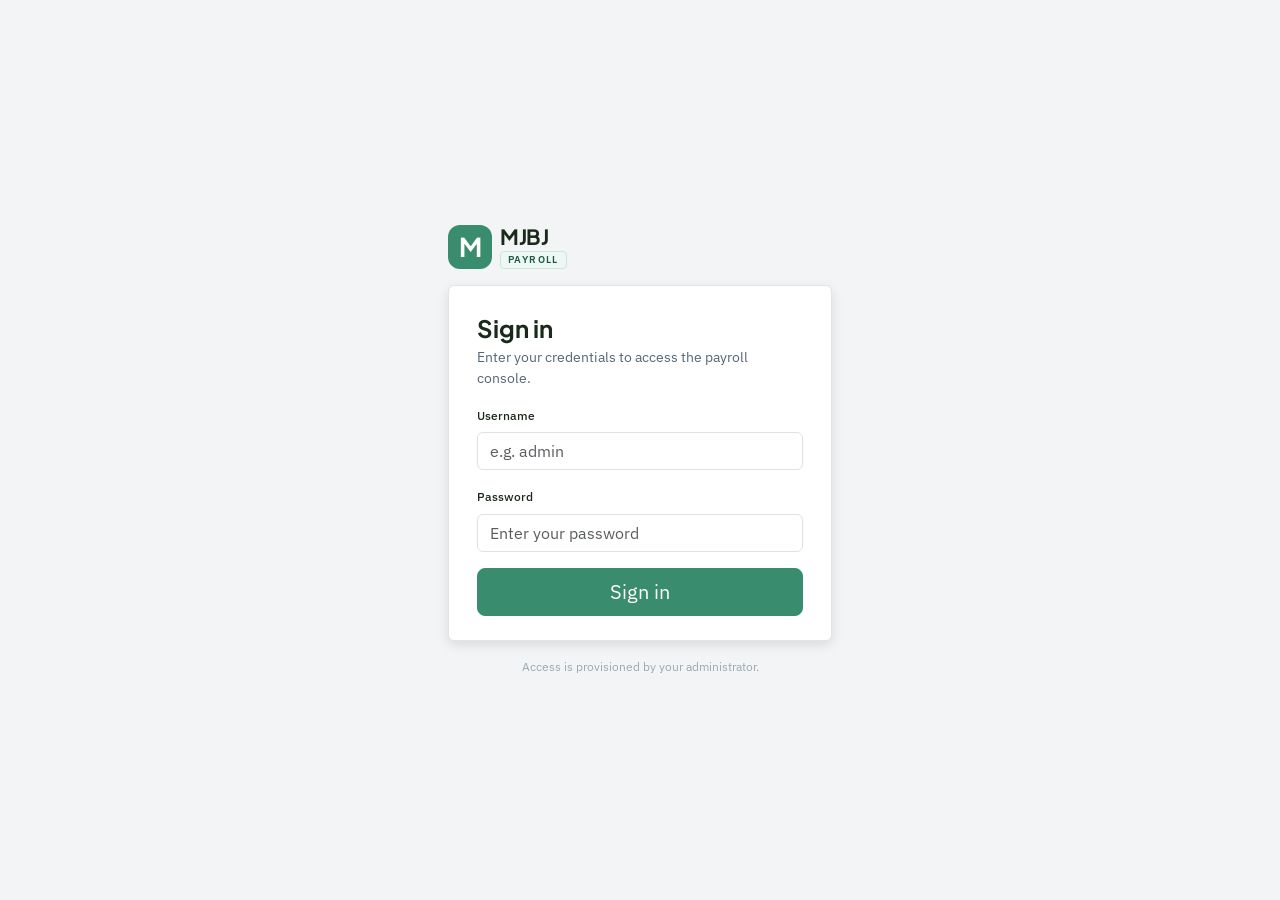
<file: index.html>
<!DOCTYPE html>
<html lang="en">
<head>
  <meta charset="UTF-8">
  <meta name="viewport" content="width=device-width, initial-scale=1.0">
  <title>MJBJ Payroll — Sign in (Preview)</title>
  <link rel="stylesheet" href="https://cdn.jsdelivr.net/npm/bootstrap@5.3.3/dist/css/bootstrap.min.css">
  <link rel="stylesheet" href="css/design-system.css?v=9">
  <link rel="stylesheet" href="https://cdn.jsdelivr.net/npm/bootstrap-icons@1.11.3/font/bootstrap-icons.min.css">
</head>
<body class="d-flex align-items-center justify-content-center min-vh-100">

<div class="d-flex flex-column align-items-center gap-3" style="width:100%;max-width:384px;margin:0 auto;">

  <!-- Brand lockup: platform primary, module secondary -->
  <div class="d-flex align-items-center gap-2 align-self-start">
    <div style="width:44px;height:44px;border-radius:12px;background:var(--color-accent);display:flex;align-items:center;justify-content:center;flex:0 0 auto;">
      <span style="font-family:var(--font-display);font-weight:700;font-size:26px;color:var(--text-on-accent);letter-spacing:-1px;line-height:1;">M</span>
    </div>
    <div class="d-flex flex-column gap-1">
      <span style="font-family:var(--font-display);font-weight:700;font-size:21px;color:var(--text-primary);letter-spacing:-0.02em;line-height:1;">MJBJ</span>
      <span style="font-family:var(--font-ui);font-weight:600;font-size:10px;color:var(--text-accent);text-transform:uppercase;letter-spacing:0.14em;line-height:1;background:var(--color-accent-subtle);border:1px solid var(--color-accent-border);padding:3px 7px;border-radius:4px;align-self:flex-start;">Payroll</span>
    </div>
  </div>

  <!-- Sign-in card -->
  <div class="content-card w-100" style="box-shadow:var(--shadow-md);padding:28px 28px 24px;">
    <h1 class="font-display fw-bold mb-1" style="font-size:var(--text-xl);color:var(--text-primary);">Sign in</h1>
    <p class="mb-3" style="color:var(--text-secondary);">Enter your credentials to access the payroll console.</p>

    <form>
      <div class="mb-3">
        <label class="form-label small fw-medium">Username</label>
        <input type="text" class="form-control" placeholder="e.g. admin" autocomplete="username">
      </div>
      <div class="mb-3">
        <label class="form-label small fw-medium">Password</label>
        <input type="password" class="form-control" placeholder="Enter your password" autocomplete="current-password">
      </div>
      <button type="submit" class="btn btn-primary btn-lg w-100">Sign in</button>
    </form>
  </div>

  <p class="text-center small mb-0" style="color:var(--text-muted);">Access is provisioned by your administrator.</p>
</div>
<script>
  document.querySelector('form').addEventListener('submit', function (e) {
    e.preventDefault();
    window.location.href = 'dashboard.html';
  });
</script>
</body>
</html>
</file>
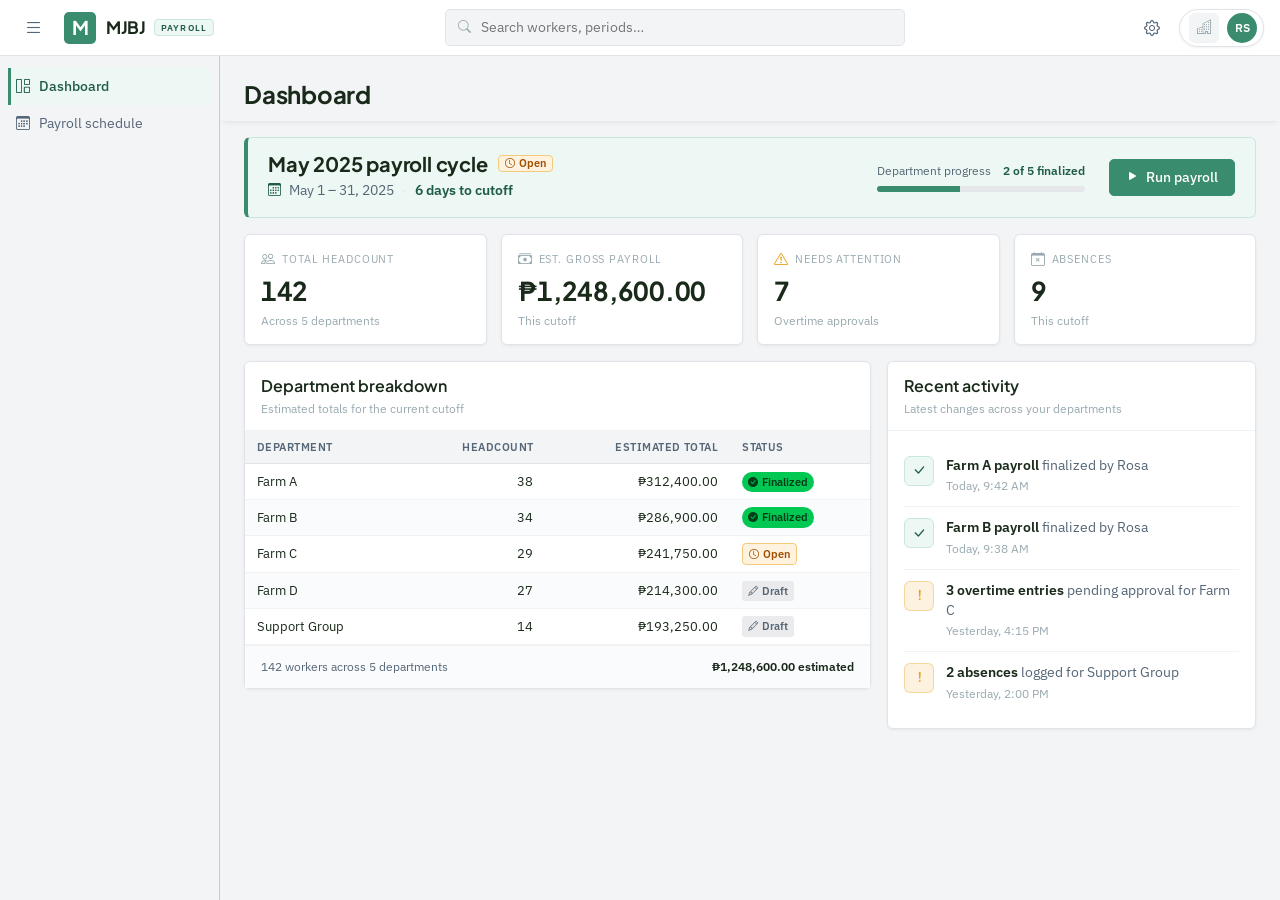
<file: dashboard.html>
<!DOCTYPE html>
<html lang="en">
<head>
  <meta charset="UTF-8">
  <meta name="viewport" content="width=device-width, initial-scale=1.0">
  <title>MJBJ Payroll — Dashboard (Preview)</title>
  <link rel="stylesheet" href="https://cdn.jsdelivr.net/npm/bootstrap@5.3.3/dist/css/bootstrap.min.css">
  <link rel="stylesheet" href="css/design-system.css?v=9">
  <link rel="stylesheet" href="https://cdn.jsdelivr.net/npm/bootstrap-icons@1.11.3/font/bootstrap-icons.min.css">
</head>
<body>
  <div style="display:flex;flex-direction:column;height:100vh;width:100%;overflow:hidden;">

    <header style="height:56px;flex:0 0 56px;display:flex;align-items:center;gap:var(--space-5);padding:0 var(--space-6);background:var(--surface-content);border-bottom:1px solid var(--border-default);position:relative;z-index:30">
      <button type="button" id="sidebarToggle" title="Toggle menu" aria-label="Toggle menu" class="icon-btn" style="width:34px;height:34px;">
        <i class="bi bi-list" style="font-size:19px"></i>
      </button>
      <div style="display:flex;align-items:center;gap:10px;flex:0 0 auto">
        <div style="width:32px;height:32px;border-radius:var(--radius-md);background:var(--color-accent);display:flex;align-items:center;justify-content:center;flex:0 0 auto">
          <span style="font-family:var(--font-display);font-weight:700;font-size:19px;color:var(--text-on-accent);letter-spacing:-1px;line-height:1">M</span>
        </div>
        <div style="display:flex;align-items:center;gap:8px">
          <span style="font-family:var(--font-display);font-weight:700;font-size:17px;color:var(--text-primary);letter-spacing:-0.02em;line-height:1">MJBJ</span>
          <span style="font-family:var(--font-ui);font-weight:600;font-size:9px;color:var(--text-accent);text-transform:uppercase;letter-spacing:0.14em;line-height:1;background:var(--color-accent-subtle);border:1px solid var(--color-accent-border);padding:3px 6px;border-radius:4px">Payroll</span>
        </div>
      </div>
      <div style="flex:1;display:flex;justify-content:center;min-width:0">
        <div style="display:flex;align-items:center;gap:8px;width:100%;max-width:460px;background:var(--surface-canvas);border:1px solid var(--border-default);border-radius:var(--radius-md);padding:6px 12px;color:var(--text-muted)">
          <i class="bi bi-search" style="font-size:13px"></i>
          <input type="text" placeholder="Search workers, periods…" style="border:none;outline:none;background:transparent;font-family:var(--font-ui);font-size:var(--text-base);color:var(--text-primary);flex:1;min-width:0">
        </div>
      </div>
      <div style="display:flex;align-items:center;gap:10px;flex:0 0 auto">
        <div style="position:relative">
          <button type="button" id="quickToggle" title="Quick settings" aria-haspopup="true" aria-expanded="false" class="icon-btn" style="width:34px;height:34px;">
            <i class="bi bi-gear" style="font-size:16px"></i>
          </button>
          <div id="quickMenu" class="topbar-profile-menu" style="position:absolute;top:calc(100% + 8px);right:0;width:280px;background:var(--surface-content);border:1px solid var(--border-default);border-radius:var(--radius);box-shadow:var(--shadow-lg);z-index:50;overflow:hidden">
            <div style="padding:12px 14px 4px">
              <div style="font-family:var(--font-display);font-weight:700;font-size:var(--text-base);color:var(--text-primary)">Quick settings</div>
            </div>
            <div style="padding:10px 14px 14px">
              <label class="form-label small fw-medium">Notification threshold</label>
              <div style="display:flex;align-items:center;gap:8px">
                <input type="number" class="form-control" style="max-width:100px" value="3">
                <span style="font-size:var(--text-table);color:var(--text-muted)">days before cutoff</span>
              </div>
              <span style="font-size:var(--text-xs);color:var(--text-muted)">Warn this long before each cutoff.</span>
              <div style="margin-top:10px">
                <button type="button" class="btn-ds btn-ds-secondary btn-ds-sm">Save</button>
              </div>
            </div>
            <div style="border-top:1px solid var(--border-subtle);padding:9px 14px;background:var(--surface-content-alt)">
              <a href="settings.html" style="display:flex;align-items:center;justify-content:space-between;font-family:var(--font-ui);font-size:var(--text-sm);color:var(--text-accent);text-decoration:none;font-weight:500">
                <span>See all settings</span>
                <i class="bi bi-arrow-right" style="font-size:13px"></i>
              </a>
            </div>
          </div>
        </div>
        <div style="position:relative">
          <button type="button" id="profileToggle" style="display:flex;align-items:center;gap:8px;background:var(--surface-content);border:1px solid var(--border-default);border-radius:99px;padding:3px 6px 3px 4px;cursor:pointer;box-shadow:var(--shadow-sm);width:85px;justify-content:flex-end">
            <span style="width:30px;height:30px;border-radius:6px;background:var(--surface-canvas);border:1px solid var(--border-subtle);display:inline-flex;align-items:center;justify-content:center;color:var(--text-muted)" title="Company logo">
              <i class="bi bi-buildings" style="font-size:15px"></i>
            </span>
            <span style="width:30px;height:30px;border-radius:99px;background:var(--color-accent);color:var(--text-on-accent);display:inline-flex;align-items:center;justify-content:center;font-family:var(--font-ui);font-size:12px;font-weight:600;line-height:1">RS</span>
          </button>
          <div id="profileMenu" class="topbar-profile-menu" style="position:absolute;top:calc(100% + 8px);right:0;width:296px;background:var(--surface-content);border:1px solid var(--border-default);border-radius:var(--radius);box-shadow:var(--shadow-lg);z-index:50;overflow:hidden">
            <div style="display:flex;flex-direction:column;align-items:center;text-align:center;gap:10px;padding:20px 18px 16px">
              <span style="width:52px;height:52px;border-radius:99px;background:var(--color-accent);color:var(--text-on-accent);display:inline-flex;align-items:center;justify-content:center;font-family:var(--font-display);font-size:22px;font-weight:700;line-height:1">RS</span>
              <div>
                <div style="font-family:var(--font-display);font-weight:700;font-size:var(--text-md);color:var(--text-primary);line-height:1.2">Rosa Santos</div>
                <div style="font-family:var(--font-ui);font-size:var(--text-sm);color:var(--text-muted);margin-top:2px">rosa.santos@mjbj.example</div>
              </div>
              <span style="font-family:var(--font-ui);font-size:var(--text-xs);color:var(--text-accent);background:var(--color-accent-subtle);border:1px solid var(--color-accent-border);border-radius:99px;padding:3px 10px;line-height:1">Payroll administrator</span>
            </div>
            <div style="border-top:1px solid var(--border-subtle);padding:8px">
              <a href="index.html" class="topbar-profile-menu-item" style="width:100%;display:flex;align-items:center;gap:10px;background:transparent;border:none;border-radius:var(--radius-md);padding:9px 10px;cursor:pointer;font-family:var(--font-ui);font-size:var(--text-base);color:var(--text-secondary);text-decoration:none;">
                <i class="bi bi-box-arrow-right" style="font-size:15px;width:18px;text-align:center"></i>
                <span style="white-space:nowrap">Sign out</span>
              </a>
            </div>
            <div style="border-top:1px solid var(--border-subtle);padding:9px 16px;background:var(--surface-content-alt);text-align:center">
              <span style="font-family:var(--font-ui);font-size:var(--text-xs);color:var(--text-muted)">Managed by your administrator</span>
            </div>
          </div>
        </div>
      </div>
    </header>

    <div style="flex:1;display:flex;min-width:0;overflow:hidden">
      <nav class="sidebar" id="sidebar">
        <div style="flex:1;overflow-y:auto;overflow-x:hidden;padding:12px 8px">
          <a href="dashboard.html" class="nav-link active">
            <i class="bi bi-grid-1x2"></i>
            <span class="nav-link-label">Dashboard</span>
          </a>
          <a href="schedule.html" class="nav-link">
            <i class="bi bi-calendar3"></i>
            <span class="nav-link-label">Payroll schedule</span>
          </a>
        </div>
      </nav>

      <main class="content-area" style="flex:1;overflow-y:auto;padding:0 var(--space-8) var(--space-10);">
        <div style="display:flex;flex-direction:column;gap:var(--space-6)">
          <h1 class="font-display fw-bold" style="position:sticky;top:0;z-index:10;background:var(--surface-canvas);box-shadow:0 4px 6px -4px rgba(0,0,0,0.12);margin:0 calc(-1 * var(--space-8));padding:var(--space-8) var(--space-8) 12px;font-size:var(--text-xl);color:var(--text-primary);letter-spacing:-0.01em">Dashboard</h1>
          <div style="display:flex;flex-direction:column;gap:var(--space-6)">

            <div style="display:flex;align-items:center;gap:24px;flex-wrap:wrap;background:var(--color-accent-subtle);border:1px solid var(--color-accent-border);border-left:4px solid var(--color-accent);border-radius:var(--radius);padding:16px 20px">
              <div style="flex:1;min-width:220px">
                <div style="display:flex;align-items:center;gap:10px;margin-bottom:6px">
                  <span style="font-family:var(--font-display);font-weight:700;font-size:var(--text-lg);color:var(--text-primary);letter-spacing:-0.01em;line-height:1">May 2025 payroll cycle</span>
                  <span style="display:inline-flex;align-items:center;gap:4px;background:var(--status-open-bg);color:var(--status-open-text);border:0.5px solid var(--status-open-border);border-radius:var(--badge-radius-soft);font-family:var(--font-ui);font-size:var(--text-xs);font-weight:var(--weight-semibold);line-height:1;padding:2px 6px;white-space:nowrap;">
                    <i class="bi bi-clock" style="font-size:10px"></i>Open
                  </span>
                </div>
                <div style="display:flex;align-items:center;gap:8px;font-family:var(--font-ui);font-size:var(--text-base);color:var(--text-secondary)">
                  <i class="bi bi-calendar3" style="font-size:13px;color:var(--text-accent)"></i>
                  <span class="font-numeric">May 1 – 31, 2025</span>
                  <span style="color:var(--border-default)">·</span>
                  <span class="dashboard-countdown">6 days to cutoff</span>
                </div>
              </div>
              <div style="min-width:200px;flex:0 0 auto">
                <div style="display:flex;align-items:center;justify-content:space-between;gap:12px;margin-bottom:6px">
                  <span style="font-family:var(--font-ui);font-size:var(--text-sm);color:var(--text-secondary)">Department progress</span>
                  <span class="font-numeric" style="font-size:var(--text-sm);color:var(--text-accent);font-weight:600">2 of 5 finalized</span>
                </div>
                <div style="height:6px;background:var(--gray-200);border-radius:99px;overflow:hidden">
                  <div style="width:40%;height:100%;background:var(--color-accent);"></div>
                </div>
              </div>
              <div style="flex:0 0 auto">
                <a href="run-payroll.html" class="btn-ds btn-ds-primary btn-ds-lg"><i class="bi bi-play-fill"></i>Run payroll</a>
              </div>
            </div>

            <div class="dashboard-metric-grid">
              <div class="content-card"><div class="content-card-body"><div style="display:flex;flex-direction:column;gap:8px">
                <div style="display:flex;align-items:center;gap:7px"><i class="bi bi-people" style="font-size:14px;color:var(--text-muted)"></i><span style="font-family:var(--font-ui);font-size:var(--text-xs);color:var(--text-muted);text-transform:uppercase;letter-spacing:var(--tracking-label)">Total headcount</span></div>
                <span class="font-numeric" style="font-family:var(--font-display);font-weight:700;font-size:26px;color:var(--text-primary);letter-spacing:-0.01em;line-height:1">142</span>
                <span style="font-family:var(--font-ui);font-size:var(--text-sm);color:var(--text-muted)">Across 5 departments</span>
              </div></div></div>
              <div class="content-card"><div class="content-card-body"><div style="display:flex;flex-direction:column;gap:8px">
                <div style="display:flex;align-items:center;gap:7px"><i class="bi bi-cash-stack" style="font-size:14px;color:var(--text-muted)"></i><span style="font-family:var(--font-ui);font-size:var(--text-xs);color:var(--text-muted);text-transform:uppercase;letter-spacing:var(--tracking-label)">Est. gross payroll</span></div>
                <span class="font-numeric" style="font-family:var(--font-display);font-weight:700;font-size:26px;color:var(--text-primary);letter-spacing:-0.01em;line-height:1">₱1,248,600.00</span>
                <span style="font-family:var(--font-ui);font-size:var(--text-sm);color:var(--text-muted)">This cutoff</span>
              </div></div></div>
              <div class="content-card"><div class="content-card-body"><div style="display:flex;flex-direction:column;gap:8px">
                <div style="display:flex;align-items:center;gap:7px"><i class="bi bi-exclamation-triangle" style="font-size:14px;color:var(--warning)"></i><span style="font-family:var(--font-ui);font-size:var(--text-xs);color:var(--text-muted);text-transform:uppercase;letter-spacing:var(--tracking-label)">Needs attention</span></div>
                <span class="font-numeric" style="font-family:var(--font-display);font-weight:700;font-size:26px;color:var(--text-primary);letter-spacing:-0.01em;line-height:1">7</span>
                <span style="font-family:var(--font-ui);font-size:var(--text-sm);color:var(--text-muted)">Overtime approvals</span>
              </div></div></div>
              <div class="content-card"><div class="content-card-body"><div style="display:flex;flex-direction:column;gap:8px">
                <div style="display:flex;align-items:center;gap:7px"><i class="bi bi-calendar-x" style="font-size:14px;color:var(--text-muted)"></i><span style="font-family:var(--font-ui);font-size:var(--text-xs);color:var(--text-muted);text-transform:uppercase;letter-spacing:var(--tracking-label)">Absences</span></div>
                <span class="font-numeric" style="font-family:var(--font-display);font-weight:700;font-size:26px;color:var(--text-primary);letter-spacing:-0.01em;line-height:1">9</span>
                <span style="font-family:var(--font-ui);font-size:var(--text-sm);color:var(--text-muted)">This cutoff</span>
              </div></div></div>
            </div>

            <div class="dashboard-split-row">
              <div class="content-card">
                <div class="content-card-header"><div><div class="content-card-header-title">Department breakdown</div><div class="content-card-header-subtitle">Estimated totals for the current cutoff</div></div></div>
                <div class="content-card-body-flush">
                  <table class="table-ds">
                    <thead><tr><th>Department</th><th class="table-ds-numeric">Headcount</th><th class="table-ds-numeric">Estimated total</th><th>Status</th></tr></thead>
                    <tbody>
                      <tr><td>Farm A</td><td class="table-ds-numeric">38</td><td class="table-ds-numeric"><span class="money-cell">₱312,400.00</span></td><td><span style="display:inline-flex;align-items:center;gap:4px;background:var(--status-finalized-bg);color:var(--status-finalized-text);border-radius:var(--badge-radius-pill);font-family:var(--font-ui);font-size:var(--text-xs);font-weight:var(--weight-semibold);padding:2px 6px;"><i class="bi bi-check-circle-fill" style="font-size:10px"></i>Finalized</span></td></tr>
                      <tr><td>Farm B</td><td class="table-ds-numeric">34</td><td class="table-ds-numeric"><span class="money-cell">₱286,900.00</span></td><td><span style="display:inline-flex;align-items:center;gap:4px;background:var(--status-finalized-bg);color:var(--status-finalized-text);border-radius:var(--badge-radius-pill);font-family:var(--font-ui);font-size:var(--text-xs);font-weight:var(--weight-semibold);padding:2px 6px;"><i class="bi bi-check-circle-fill" style="font-size:10px"></i>Finalized</span></td></tr>
                      <tr><td>Farm C</td><td class="table-ds-numeric">29</td><td class="table-ds-numeric"><span class="money-cell">₱241,750.00</span></td><td><span style="display:inline-flex;align-items:center;gap:4px;background:var(--status-open-bg);color:var(--status-open-text);border:0.5px solid var(--status-open-border);border-radius:var(--badge-radius-soft);font-family:var(--font-ui);font-size:var(--text-xs);font-weight:var(--weight-semibold);padding:2px 6px;"><i class="bi bi-clock" style="font-size:10px"></i>Open</span></td></tr>
                      <tr><td>Farm D</td><td class="table-ds-numeric">27</td><td class="table-ds-numeric"><span class="money-cell">₱214,300.00</span></td><td><span style="display:inline-flex;align-items:center;gap:4px;background:var(--status-draft-bg);color:var(--status-draft-text);border-radius:var(--badge-radius-flat);font-family:var(--font-ui);font-size:var(--text-xs);font-weight:var(--weight-semibold);padding:2px 6px;"><i class="bi bi-pencil" style="font-size:10px"></i>Draft</span></td></tr>
                      <tr><td>Support Group</td><td class="table-ds-numeric">14</td><td class="table-ds-numeric"><span class="money-cell">₱193,250.00</span></td><td><span style="display:inline-flex;align-items:center;gap:4px;background:var(--status-draft-bg);color:var(--status-draft-text);border-radius:var(--badge-radius-flat);font-family:var(--font-ui);font-size:var(--text-xs);font-weight:var(--weight-semibold);padding:2px 6px;"><i class="bi bi-pencil" style="font-size:10px"></i>Draft</span></td></tr>
                    </tbody>
                  </table>
                </div>
                <div class="content-card-footer" style="display:flex;justify-content:space-between;align-items:center;font-family:var(--font-ui);font-size:var(--text-sm);color:var(--text-secondary)">
                  <span>142 workers across 5 departments</span>
                  <span class="font-numeric" style="color:var(--text-primary);font-weight:600">₱1,248,600.00 estimated</span>
                </div>
              </div>
              <div class="content-card">
                <div class="content-card-header"><div><div class="content-card-header-title">Recent activity</div><div class="content-card-header-subtitle">Latest changes across your departments</div></div></div>
                <div class="content-card-body">
                  <div style="display:flex;flex-direction:column">
                    <div style="display:flex;gap:12px;align-items:flex-start;padding:11px 0;border-bottom:1px solid var(--border-subtle)"><span style="width:30px;height:30px;border-radius:6px;flex:0 0 auto;display:inline-flex;align-items:center;justify-content:center;background:var(--color-accent-subtle);border:1px solid var(--color-accent-border)"><i class="bi bi-check-lg" style="font-size:14px;color:var(--text-accent)"></i></span><div style="flex:1;min-width:0"><div style="font-family:var(--font-ui);font-size:var(--text-base);color:var(--text-secondary);line-height:1.4"><strong style="font-weight:600;color:var(--text-primary)">Farm A payroll</strong> finalized by Rosa</div><div style="font-family:var(--font-ui);font-size:var(--text-sm);color:var(--text-muted);margin-top:2px">Today, 9:42 AM</div></div></div>
                    <div style="display:flex;gap:12px;align-items:flex-start;padding:11px 0;border-bottom:1px solid var(--border-subtle)"><span style="width:30px;height:30px;border-radius:6px;flex:0 0 auto;display:inline-flex;align-items:center;justify-content:center;background:var(--color-accent-subtle);border:1px solid var(--color-accent-border)"><i class="bi bi-check-lg" style="font-size:14px;color:var(--text-accent)"></i></span><div style="flex:1;min-width:0"><div style="font-family:var(--font-ui);font-size:var(--text-base);color:var(--text-secondary);line-height:1.4"><strong style="font-weight:600;color:var(--text-primary)">Farm B payroll</strong> finalized by Rosa</div><div style="font-family:var(--font-ui);font-size:var(--text-sm);color:var(--text-muted);margin-top:2px">Today, 9:38 AM</div></div></div>
                    <div style="display:flex;gap:12px;align-items:flex-start;padding:11px 0;border-bottom:1px solid var(--border-subtle)"><span style="width:30px;height:30px;border-radius:6px;flex:0 0 auto;display:inline-flex;align-items:center;justify-content:center;background:rgba(232,160,32,0.14);border:1px solid rgba(232,160,32,0.35)"><i class="bi bi-exclamation-lg" style="font-size:15px;color:var(--warning)"></i></span><div style="flex:1;min-width:0"><div style="font-family:var(--font-ui);font-size:var(--text-base);color:var(--text-secondary);line-height:1.4"><strong style="font-weight:600;color:var(--text-primary)">3 overtime entries</strong> pending approval for Farm C</div><div style="font-family:var(--font-ui);font-size:var(--text-sm);color:var(--text-muted);margin-top:2px">Yesterday, 4:15 PM</div></div></div>
                    <div style="display:flex;gap:12px;align-items:flex-start;padding:11px 0"><span style="width:30px;height:30px;border-radius:6px;flex:0 0 auto;display:inline-flex;align-items:center;justify-content:center;background:rgba(232,160,32,0.14);border:1px solid rgba(232,160,32,0.35)"><i class="bi bi-exclamation-lg" style="font-size:15px;color:var(--warning)"></i></span><div style="flex:1;min-width:0"><div style="font-family:var(--font-ui);font-size:var(--text-base);color:var(--text-secondary);line-height:1.4"><strong style="font-weight:600;color:var(--text-primary)">2 absences</strong> logged for Support Group</div><div style="font-family:var(--font-ui);font-size:var(--text-sm);color:var(--text-muted);margin-top:2px">Yesterday, 2:00 PM</div></div></div>
                  </div>
                </div>
              </div>
            </div>

          </div>
        </div>
      </main>
    </div>
  </div>
<script>
  document.getElementById('sidebarToggle').addEventListener('click', function () {
    document.getElementById('sidebar').classList.toggle('collapsed');
  });

  var profileToggle = document.getElementById('profileToggle');
  var profileMenu = document.getElementById('profileMenu');
  var quickToggle = document.getElementById('quickToggle');
  var quickMenu = document.getElementById('quickMenu');

  profileToggle.addEventListener('click', function (e) {
    e.stopPropagation();
    profileMenu.classList.toggle('show');
    quickMenu.classList.remove('show');
  });
  quickToggle.addEventListener('click', function (e) {
    e.stopPropagation();
    quickMenu.classList.toggle('show');
    profileMenu.classList.remove('show');
  });
  profileMenu.addEventListener('click', function (e) {
    e.stopPropagation();
  });
  quickMenu.addEventListener('click', function (e) {
    e.stopPropagation();
  });
  document.addEventListener('click', function () {
    profileMenu.classList.remove('show');
    quickMenu.classList.remove('show');
  });
</script>
</body>
</html>
</file>
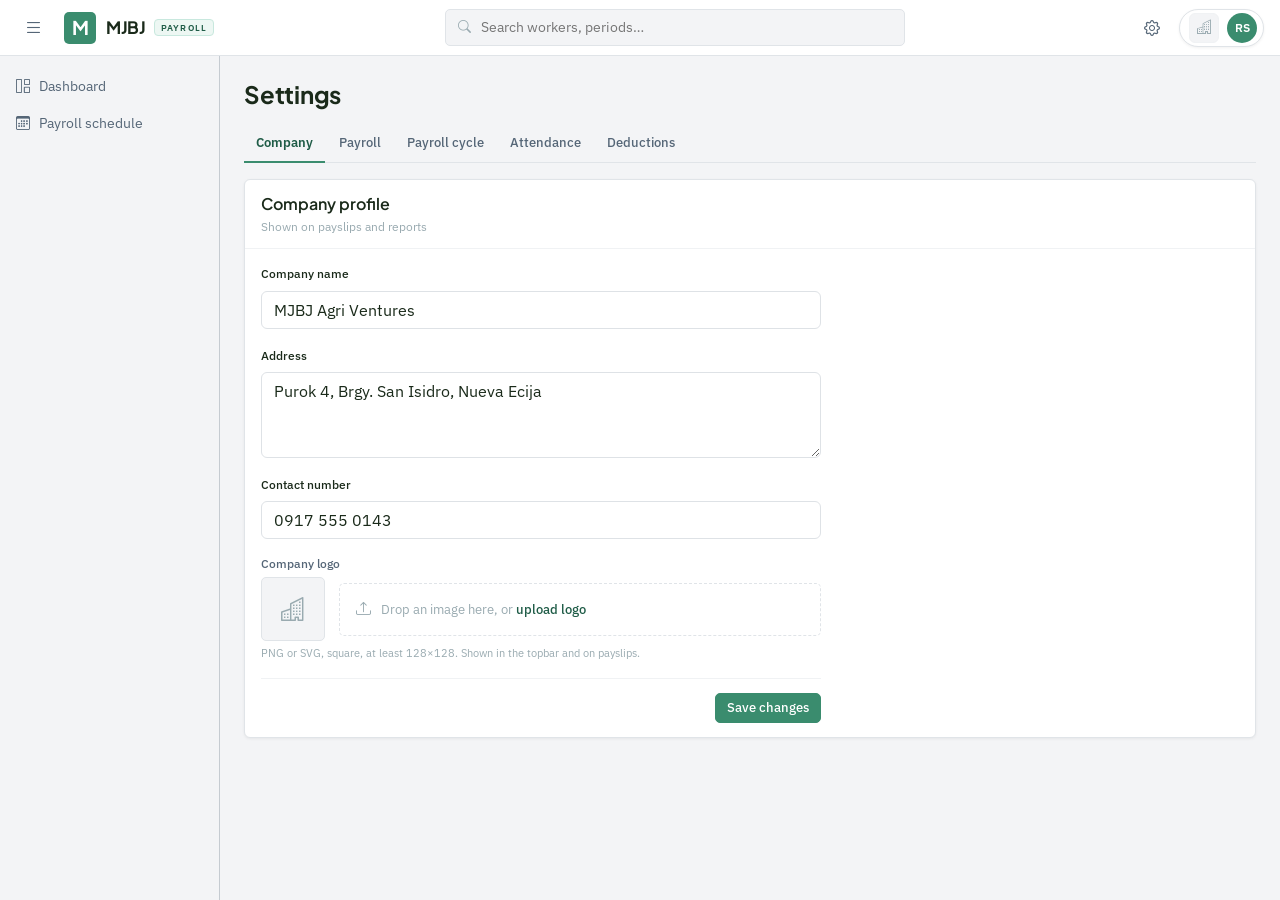
<file: settings.html>
<!DOCTYPE html>
<html lang="en">
<head>
  <meta charset="UTF-8">
  <meta name="viewport" content="width=device-width, initial-scale=1.0">
  <title>MJBJ Payroll — Settings (Preview)</title>
  <link rel="stylesheet" href="https://cdn.jsdelivr.net/npm/bootstrap@5.3.3/dist/css/bootstrap.min.css">
  <link rel="stylesheet" href="css/design-system.css?v=9">
  <link rel="stylesheet" href="https://cdn.jsdelivr.net/npm/bootstrap-icons@1.11.3/font/bootstrap-icons.min.css">
</head>
<body>
  <div style="display:flex;flex-direction:column;height:100vh;width:100%;overflow:hidden;">

    <header style="height:56px;flex:0 0 56px;display:flex;align-items:center;gap:var(--space-5);padding:0 var(--space-6);background:var(--surface-content);border-bottom:1px solid var(--border-default);position:relative;z-index:30">
      <button type="button" id="sidebarToggle" title="Toggle menu" aria-label="Toggle menu" class="icon-btn" style="width:34px;height:34px;">
        <i class="bi bi-list" style="font-size:19px"></i>
      </button>
      <div style="display:flex;align-items:center;gap:10px;flex:0 0 auto">
        <div style="width:32px;height:32px;border-radius:var(--radius-md);background:var(--color-accent);display:flex;align-items:center;justify-content:center;flex:0 0 auto">
          <span style="font-family:var(--font-display);font-weight:700;font-size:19px;color:var(--text-on-accent);letter-spacing:-1px;line-height:1">M</span>
        </div>
        <div style="display:flex;align-items:center;gap:8px">
          <span style="font-family:var(--font-display);font-weight:700;font-size:17px;color:var(--text-primary);letter-spacing:-0.02em;line-height:1">MJBJ</span>
          <span style="font-family:var(--font-ui);font-weight:600;font-size:9px;color:var(--text-accent);text-transform:uppercase;letter-spacing:0.14em;line-height:1;background:var(--color-accent-subtle);border:1px solid var(--color-accent-border);padding:3px 6px;border-radius:4px">Payroll</span>
        </div>
      </div>
      <div style="flex:1;display:flex;justify-content:center;min-width:0">
        <div style="display:flex;align-items:center;gap:8px;width:100%;max-width:460px;background:var(--surface-canvas);border:1px solid var(--border-default);border-radius:var(--radius-md);padding:6px 12px;color:var(--text-muted)">
          <i class="bi bi-search" style="font-size:13px"></i>
          <input type="text" placeholder="Search workers, periods…" style="border:none;outline:none;background:transparent;font-family:var(--font-ui);font-size:var(--text-base);color:var(--text-primary);flex:1;min-width:0">
        </div>
      </div>
      <div style="display:flex;align-items:center;gap:10px;flex:0 0 auto">
        <div style="position:relative">
          <button type="button" id="quickToggle" title="Quick settings" aria-haspopup="true" aria-expanded="false" class="icon-btn" style="width:34px;height:34px;">
            <i class="bi bi-gear" style="font-size:16px"></i>
          </button>
          <div id="quickMenu" class="topbar-profile-menu" style="position:absolute;top:calc(100% + 8px);right:0;width:280px;background:var(--surface-content);border:1px solid var(--border-default);border-radius:var(--radius);box-shadow:var(--shadow-lg);z-index:50;overflow:hidden">
            <div style="padding:12px 14px 4px">
              <div style="font-family:var(--font-display);font-weight:700;font-size:var(--text-base);color:var(--text-primary)">Quick settings</div>
            </div>
            <div style="padding:10px 14px 14px">
              <label class="form-label small fw-medium">Notification threshold</label>
              <div style="display:flex;align-items:center;gap:8px">
                <input type="number" class="form-control" style="max-width:100px" value="3">
                <span style="font-size:var(--text-table);color:var(--text-muted)">days before cutoff</span>
              </div>
              <span style="font-size:var(--text-xs);color:var(--text-muted)">Warn this long before each cutoff.</span>
              <div style="margin-top:10px">
                <button type="button" class="btn-ds btn-ds-secondary btn-ds-sm">Save</button>
              </div>
            </div>
            <div style="border-top:1px solid var(--border-subtle);padding:9px 14px;background:var(--surface-content-alt)">
              <a href="settings.html" style="display:flex;align-items:center;justify-content:space-between;font-family:var(--font-ui);font-size:var(--text-sm);color:var(--text-accent);text-decoration:none;font-weight:500">
                <span>See all settings</span>
                <i class="bi bi-arrow-right" style="font-size:13px"></i>
              </a>
            </div>
          </div>
        </div>
        <div style="position:relative">
          <button type="button" id="profileToggle" style="display:flex;align-items:center;gap:8px;background:var(--surface-content);border:1px solid var(--border-default);border-radius:99px;padding:3px 6px 3px 4px;cursor:pointer;box-shadow:var(--shadow-sm);width:85px;justify-content:flex-end">
            <span style="width:30px;height:30px;border-radius:6px;background:var(--surface-canvas);border:1px solid var(--border-subtle);display:inline-flex;align-items:center;justify-content:center;color:var(--text-muted)" title="Company logo">
              <i class="bi bi-buildings" style="font-size:15px"></i>
            </span>
            <span style="width:30px;height:30px;border-radius:99px;background:var(--color-accent);color:var(--text-on-accent);display:inline-flex;align-items:center;justify-content:center;font-family:var(--font-ui);font-size:12px;font-weight:600;line-height:1">RS</span>
          </button>
          <div id="profileMenu" class="topbar-profile-menu" style="position:absolute;top:calc(100% + 8px);right:0;width:296px;background:var(--surface-content);border:1px solid var(--border-default);border-radius:var(--radius);box-shadow:var(--shadow-lg);z-index:50;overflow:hidden">
            <div style="display:flex;flex-direction:column;align-items:center;text-align:center;gap:10px;padding:20px 18px 16px">
              <span style="width:52px;height:52px;border-radius:99px;background:var(--color-accent);color:var(--text-on-accent);display:inline-flex;align-items:center;justify-content:center;font-family:var(--font-display);font-size:22px;font-weight:700;line-height:1">RS</span>
              <div>
                <div style="font-family:var(--font-display);font-weight:700;font-size:var(--text-md);color:var(--text-primary);line-height:1.2">Rosa Santos</div>
                <div style="font-family:var(--font-ui);font-size:var(--text-sm);color:var(--text-muted);margin-top:2px">rosa.santos@mjbj.example</div>
              </div>
              <span style="font-family:var(--font-ui);font-size:var(--text-xs);color:var(--text-accent);background:var(--color-accent-subtle);border:1px solid var(--color-accent-border);border-radius:99px;padding:3px 10px;line-height:1">Payroll administrator</span>
            </div>
            <div style="border-top:1px solid var(--border-subtle);padding:8px">
              <a href="index.html" class="topbar-profile-menu-item" style="width:100%;display:flex;align-items:center;gap:10px;background:transparent;border:none;border-radius:var(--radius-md);padding:9px 10px;cursor:pointer;font-family:var(--font-ui);font-size:var(--text-base);color:var(--text-secondary);text-decoration:none;">
                <i class="bi bi-box-arrow-right" style="font-size:15px;width:18px;text-align:center"></i>
                <span style="white-space:nowrap">Sign out</span>
              </a>
            </div>
            <div style="border-top:1px solid var(--border-subtle);padding:9px 16px;background:var(--surface-content-alt);text-align:center">
              <span style="font-family:var(--font-ui);font-size:var(--text-xs);color:var(--text-muted)">Managed by your administrator</span>
            </div>
          </div>
        </div>
      </div>
    </header>

    <div style="flex:1;display:flex;min-width:0;overflow:hidden">
      <nav class="sidebar" id="sidebar">
        <div style="flex:1;overflow-y:auto;overflow-x:hidden;padding:12px 8px">
          <a href="dashboard.html" class="nav-link">
            <i class="bi bi-grid-1x2"></i>
            <span class="nav-link-label">Dashboard</span>
          </a>
          <a href="schedule.html" class="nav-link">
            <i class="bi bi-calendar3"></i>
            <span class="nav-link-label">Payroll schedule</span>
          </a>
        </div>
      </nav>

      <main class="content-area" style="flex:1;overflow-y:auto;padding:0 var(--space-8) var(--space-10);">
        <div style="display:flex;flex-direction:column;gap:var(--space-6)">

          <div style="position:sticky;top:0;z-index:10;background:var(--surface-canvas);padding-top:var(--space-8);display:flex;flex-direction:column;gap:var(--space-6)">
            <h1 class="font-display fw-bold" style="font-size:var(--text-xl);color:var(--text-primary);letter-spacing:-0.01em;margin:0">Settings</h1>

            <div style="display:flex;gap:2px;border-bottom:var(--border-solid)">
              <a href="#" class="tabs-item tabs-item-active" data-tab="company">Company</a>
              <a href="#" class="tabs-item" data-tab="payroll">Payroll</a>
              <a href="#" class="tabs-item" data-tab="cycle">Payroll cycle</a>
              <a href="#" class="tabs-item" data-tab="attendance">Attendance</a>
              <a href="#" class="tabs-item" data-tab="deductions">Deductions</a>
            </div>
          </div>

          <!-- ── Company ── -->
          <div data-tab-content="company">
            <div class="content-card">
              <div class="content-card-header"><div><div class="content-card-header-title">Company profile</div><div class="content-card-header-subtitle">Shown on payslips and reports</div></div></div>
              <div class="content-card-body">
                <div style="display:flex;flex-direction:column;gap:16px;max-width:560px">
                  <div>
                    <label class="form-label small fw-medium">Company name</label>
                    <input type="text" class="form-control" value="MJBJ Agri Ventures">
                  </div>
                  <div>
                    <label class="form-label small fw-medium">Address</label>
                    <textarea class="form-control" rows="3">Purok 4, Brgy. San Isidro, Nueva Ecija</textarea>
                  </div>
                  <div>
                    <label class="form-label small fw-medium">Contact number</label>
                    <input type="text" class="form-control" value="0917 555 0143">
                  </div>
                  <div style="display:flex;flex-direction:column;gap:4px">
                    <span style="font-size:var(--text-sm);font-weight:var(--weight-medium);color:var(--text-secondary)">Company logo</span>
                    <div style="display:flex;align-items:center;gap:14px">
                      <div style="width:64px;height:64px;border-radius:var(--radius-md);background:var(--surface-canvas);border:1px solid var(--border-default);display:flex;align-items:center;justify-content:center;color:var(--text-muted);flex:0 0 auto">
                        <i class="bi bi-buildings" style="font-size:24px"></i>
                      </div>
                      <div class="settings-logo-drop">
                        <i class="bi bi-upload" style="font-size:15px"></i>
                        <span style="font-size:var(--text-table)">Drop an image here, or <span style="color:var(--text-accent);font-weight:500">upload logo</span></span>
                      </div>
                    </div>
                    <span style="font-size:var(--text-xs);color:var(--text-muted)">PNG or SVG, square, at least 128×128. Shown in the topbar and on payslips.</span>
                  </div>
                  <div style="border-top:1px solid var(--border-subtle);padding-top:14px;display:flex;justify-content:flex-end">
                    <button type="button" class="btn-ds btn-ds-primary btn-ds-md">Save changes</button>
                  </div>
                </div>
              </div>
            </div>
          </div>

          <!-- ── Payroll ── -->
          <div data-tab-content="payroll" class="d-none">
            <div class="settings-cols">
              <div class="content-card">
                <div class="content-card-header"><div><div class="content-card-header-title">Earnings</div><div class="content-card-header-subtitle">How daily pay is computed</div></div></div>
                <div class="content-card-body">
                  <div style="display:flex;flex-direction:column;gap:16px">
                    <div>
                      <label class="form-label small fw-medium">Earning scheme</label>
                      <select id="earning_scheme_static" class="form-select">
                        <option value="fixed_rate" selected>Fixed rate</option>
                        <option value="earned_per_day">Earned per day</option>
                        <option value="contract">Contract</option>
                        <option value="commission">Commission</option>
                      </select>
                      <span style="font-size:var(--text-xs);color:var(--text-muted)">Applies to all new pay periods.</span>
                    </div>
                    <div id="daily-rate-divisor-field-static">
                      <label class="form-label small fw-medium">Daily rate divisor</label>
                      <input type="number" class="form-control" value="26">
                      <span style="font-size:var(--text-xs);color:var(--text-muted)">Monthly rate ÷ divisor = daily rate.</span>
                    </div>
                    <div style="border-top:1px solid var(--border-subtle);padding-top:14px;display:flex;justify-content:flex-end">
                      <button type="button" class="btn-ds btn-ds-primary btn-ds-md">Save changes</button>
                    </div>
                  </div>
                </div>
              </div>
              <div class="content-card">
                <div class="content-card-header"><div><div class="content-card-header-title">Day types</div><div class="content-card-header-subtitle">Pay multipliers per day type</div></div></div>
                <div class="content-card-body-flush">
                  <table class="table-ds">
                    <thead><tr><th>Day type</th><th class="table-ds-numeric">Multiplier</th><th>Active</th><th></th></tr></thead>
                    <tbody>
                      <tr>
                        <td><input type="text" class="form-control form-control-sm" placeholder="Day type name"></td>
                        <td class="table-ds-numeric"><input type="number" step="0.01" class="form-control form-control-sm" placeholder="1.00" style="width:80px;margin-left:auto"></td>
                        <td></td>
                        <td class="table-ds-numeric"><button type="button" class="icon-btn" style="width:26px;height:26px" title="Add day type"><i class="bi bi-plus-lg" style="font-size:14px"></i></button></td>
                      </tr>
                      <tr>
                        <td>Regular day</td>
                        <td class="table-ds-numeric">
                          <span class="row-view-mode">1.00×</span>
                          <input type="number" step="0.01" class="form-control form-control-sm row-edit-mode d-none" value="1.00" data-original="1.00" style="width:80px;margin-left:auto">
                        </td>
                        <td><label class="switch"><input type="checkbox" class="switch-input" checked><span class="switch-track"><span class="switch-knob"></span></span></label></td>
                        <td class="table-ds-numeric">
                          <button type="button" class="icon-btn row-view-mode" style="width:26px;height:26px" title="Edit multiplier" onclick="toggleRowEdit(this)"><i class="bi bi-pencil" style="font-size:14px"></i></button>
                          <button type="button" class="icon-btn row-edit-mode d-none" style="width:26px;height:26px" title="Save" onclick="toggleRowEdit(this)"><i class="bi bi-check-lg" style="font-size:14px"></i></button>
                          <button type="button" class="icon-btn row-edit-mode d-none" style="width:26px;height:26px" title="Cancel" onclick="cancelRowEdit(this)"><i class="bi bi-x-lg" style="font-size:14px"></i></button>
                        </td>
                      </tr>
                      <tr>
                        <td>Rest day</td>
                        <td class="table-ds-numeric">
                          <span class="row-view-mode">1.30×</span>
                          <input type="number" step="0.01" class="form-control form-control-sm row-edit-mode d-none" value="1.30" data-original="1.30" style="width:80px;margin-left:auto">
                        </td>
                        <td><label class="switch"><input type="checkbox" class="switch-input" checked><span class="switch-track"><span class="switch-knob"></span></span></label></td>
                        <td class="table-ds-numeric">
                          <button type="button" class="icon-btn row-view-mode" style="width:26px;height:26px" title="Edit multiplier" onclick="toggleRowEdit(this)"><i class="bi bi-pencil" style="font-size:14px"></i></button>
                          <button type="button" class="icon-btn row-edit-mode d-none" style="width:26px;height:26px" title="Save" onclick="toggleRowEdit(this)"><i class="bi bi-check-lg" style="font-size:14px"></i></button>
                          <button type="button" class="icon-btn row-edit-mode d-none" style="width:26px;height:26px" title="Cancel" onclick="cancelRowEdit(this)"><i class="bi bi-x-lg" style="font-size:14px"></i></button>
                          <button type="button" class="icon-btn icon-btn-danger" style="width:26px;height:26px" title="Delete" data-bs-toggle="modal" data-bs-target="#delete-daytype-rest"><i class="bi bi-trash" style="font-size:14px"></i></button>
                        </td>
                      </tr>
                      <tr>
                        <td>Special holiday</td>
                        <td class="table-ds-numeric">
                          <span class="row-view-mode">1.30×</span>
                          <input type="number" step="0.01" class="form-control form-control-sm row-edit-mode d-none" value="1.30" data-original="1.30" style="width:80px;margin-left:auto">
                        </td>
                        <td><label class="switch"><input type="checkbox" class="switch-input" checked><span class="switch-track"><span class="switch-knob"></span></span></label></td>
                        <td class="table-ds-numeric">
                          <button type="button" class="icon-btn row-view-mode" style="width:26px;height:26px" title="Edit multiplier" onclick="toggleRowEdit(this)"><i class="bi bi-pencil" style="font-size:14px"></i></button>
                          <button type="button" class="icon-btn row-edit-mode d-none" style="width:26px;height:26px" title="Save" onclick="toggleRowEdit(this)"><i class="bi bi-check-lg" style="font-size:14px"></i></button>
                          <button type="button" class="icon-btn row-edit-mode d-none" style="width:26px;height:26px" title="Cancel" onclick="cancelRowEdit(this)"><i class="bi bi-x-lg" style="font-size:14px"></i></button>
                          <button type="button" class="icon-btn icon-btn-danger" style="width:26px;height:26px" title="Delete" data-bs-toggle="modal" data-bs-target="#delete-daytype-special"><i class="bi bi-trash" style="font-size:14px"></i></button>
                        </td>
                      </tr>
                      <tr>
                        <td>Regular holiday</td>
                        <td class="table-ds-numeric">
                          <span class="row-view-mode">2.00×</span>
                          <input type="number" step="0.01" class="form-control form-control-sm row-edit-mode d-none" value="2.00" data-original="2.00" style="width:80px;margin-left:auto">
                        </td>
                        <td><label class="switch"><input type="checkbox" class="switch-input" checked><span class="switch-track"><span class="switch-knob"></span></span></label></td>
                        <td class="table-ds-numeric">
                          <button type="button" class="icon-btn row-view-mode" style="width:26px;height:26px" title="Edit multiplier" onclick="toggleRowEdit(this)"><i class="bi bi-pencil" style="font-size:14px"></i></button>
                          <button type="button" class="icon-btn row-edit-mode d-none" style="width:26px;height:26px" title="Save" onclick="toggleRowEdit(this)"><i class="bi bi-check-lg" style="font-size:14px"></i></button>
                          <button type="button" class="icon-btn row-edit-mode d-none" style="width:26px;height:26px" title="Cancel" onclick="cancelRowEdit(this)"><i class="bi bi-x-lg" style="font-size:14px"></i></button>
                          <button type="button" class="icon-btn icon-btn-danger" style="width:26px;height:26px" title="Delete" data-bs-toggle="modal" data-bs-target="#delete-daytype-regular-holiday"><i class="bi bi-trash" style="font-size:14px"></i></button>
                        </td>
                      </tr>
                    </tbody>
                  </table>
                </div>
              </div>
            </div>
          </div>

          <!-- ── Payroll cycle ── -->
          <div data-tab-content="cycle" class="d-none">
            <div style="display:flex;flex-direction:column;gap:var(--space-5)">
              <div class="content-card">
                <div class="content-card-header"><div><div class="content-card-header-title">Payroll cycle</div><div class="content-card-header-subtitle">How often pay periods run</div></div></div>
                <div class="content-card-body">
                  <div style="max-width:340px">
                    <label class="form-label small fw-medium">Cycle</label>
                    <select class="form-select">
                      <option>Weekly</option>
                      <option>Semi-Monthly</option>
                      <option selected>Monthly</option>
                    </select>
                    <span style="font-size:var(--text-xs);color:var(--text-muted)">Changing the cycle only affects future periods.</span>
                  </div>
                </div>
              </div>
              <div class="content-card">
                <div class="content-card-header"><div><div class="content-card-header-title">All pay periods</div><div class="content-card-header-subtitle">Every scheduled period this year</div></div></div>
                <div class="content-card-body-flush">
                  <table class="table-ds">
                    <thead><tr><th class="table-ds-w-28">Period</th><th class="table-ds-w-38">Cutoff</th><th>Status</th><th class="table-ds-numeric"></th></tr></thead>
                    <tbody>
                      <tr>
                        <td>May 2025</td>
                        <td>
                          <span class="row-view-mode">May 1 – 31, 2025</span>
                          <span class="row-edit-mode d-none" style="display:flex;gap:6px;align-items:center">
                            <input type="date" class="form-control form-control-sm" value="2025-05-01" data-original="2025-05-01" style="width:150px">
                            <span>–</span>
                            <input type="date" class="form-control form-control-sm" value="2025-05-31" data-original="2025-05-31" style="width:150px">
                          </span>
                        </td>
                        <td><span style="display:inline-flex;align-items:center;gap:4px;background:var(--status-finalized-bg);color:var(--status-finalized-text);border-radius:var(--badge-radius-pill);font-family:var(--font-ui);font-size:var(--text-xs);font-weight:var(--weight-semibold);padding:2px 6px;"><i class="bi bi-check-circle-fill" style="font-size:10px"></i>Finalized</span></td>
                        <td class="table-ds-numeric"><button type="button" class="icon-btn" style="width:26px;height:26px" disabled title="Finalized periods can't be modified"><i class="bi bi-pencil" style="font-size:14px"></i></button></td>
                      </tr>
                      <tr>
                        <td>Jun 2025</td>
                        <td>
                          <span class="row-view-mode">Jun 1 – 30, 2025</span>
                          <span class="row-edit-mode d-none" style="display:flex;gap:6px;align-items:center">
                            <input type="date" class="form-control form-control-sm" value="2025-06-01" data-original="2025-06-01" style="width:150px">
                            <span>–</span>
                            <input type="date" class="form-control form-control-sm" value="2025-06-30" data-original="2025-06-30" style="width:150px">
                          </span>
                        </td>
                        <td><span style="display:inline-flex;align-items:center;gap:4px;background:var(--status-open-bg);color:var(--status-open-text);border:0.5px solid var(--status-open-border);border-radius:var(--badge-radius-soft);font-family:var(--font-ui);font-size:var(--text-xs);font-weight:var(--weight-semibold);padding:2px 6px;"><i class="bi bi-clock" style="font-size:10px"></i>Open</span></td>
                        <td class="table-ds-numeric">
                          <button type="button" class="icon-btn row-view-mode" style="width:26px;height:26px" title="Edit cutoff dates" onclick="toggleRowEdit(this)"><i class="bi bi-pencil" style="font-size:14px"></i></button>
                          <button type="button" class="icon-btn row-edit-mode d-none" style="width:26px;height:26px" title="Save" disabled><i class="bi bi-check-lg" style="font-size:14px"></i></button>
                          <button type="button" class="icon-btn row-edit-mode d-none" style="width:26px;height:26px" title="Cancel" onclick="cancelRowEdit(this)"><i class="bi bi-x-lg" style="font-size:14px"></i></button>
                        </td>
                      </tr>
                      <tr>
                        <td>Jul 2025</td>
                        <td>
                          <span class="row-view-mode">Jul 1 – 31, 2025</span>
                          <span class="row-edit-mode d-none" style="display:flex;gap:6px;align-items:center">
                            <input type="date" class="form-control form-control-sm" value="2025-07-01" data-original="2025-07-01" style="width:150px">
                            <span>–</span>
                            <input type="date" class="form-control form-control-sm" value="2025-07-31" data-original="2025-07-31" style="width:150px">
                          </span>
                        </td>
                        <td><span style="display:inline-flex;align-items:center;gap:4px;background:transparent;color:var(--text-muted);border:1px solid var(--border-default);border-radius:var(--badge-radius-flat);font-family:var(--font-ui);font-size:var(--text-xs);font-weight:var(--weight-semibold);padding:2px 6px;"><i class="bi bi-calendar3" style="font-size:10px"></i>Upcoming</span></td>
                        <td class="table-ds-numeric">
                          <button type="button" class="icon-btn row-view-mode" style="width:26px;height:26px" title="Edit cutoff dates" onclick="toggleRowEdit(this)"><i class="bi bi-pencil" style="font-size:14px"></i></button>
                          <button type="button" class="icon-btn row-edit-mode d-none" style="width:26px;height:26px" title="Save" disabled><i class="bi bi-check-lg" style="font-size:14px"></i></button>
                          <button type="button" class="icon-btn row-edit-mode d-none" style="width:26px;height:26px" title="Cancel" onclick="cancelRowEdit(this)"><i class="bi bi-x-lg" style="font-size:14px"></i></button>
                        </td>
                      </tr>
                    </tbody>
                  </table>
                </div>
              </div>
              <a href="schedule.html" style="align-self:flex-start;display:inline-flex;align-items:center;gap:6px;font-family:var(--font-ui);font-size:var(--text-sm);color:var(--text-accent);text-decoration:none;font-weight:500">
                <span>Go to Payroll Schedule</span>
                <i class="bi bi-arrow-right" style="font-size:13px"></i>
              </a>
            </div>
          </div>

          <!-- ── Attendance ── -->
          <div data-tab-content="attendance" class="d-none">
            <div style="display:flex;flex-direction:column;gap:var(--space-5)">
              <div class="content-card">
                <div class="content-card-header"><div><div class="content-card-header-title">Attendance policy</div></div></div>
                <div class="content-card-body">
                  <div style="display:flex;flex-direction:column;gap:16px;max-width:560px">
                    <div>
                      <label class="form-label small fw-medium">Attendance policy</label>
                      <select class="form-select">
                        <option selected>Days worked (manual entry)</option>
                        <option>Time records (time in / out)</option>
                      </select>
                      <span style="font-size:var(--text-xs);color:var(--text-muted)">How days worked are recorded per period.</span>
                    </div>
                    <div class="form-check">
                      <input type="checkbox" class="form-check-input" checked>
                      <label class="form-check-label small">Allow NTR (no time record) entries</label>
                    </div>
                    <div>
                      <label class="form-label small fw-medium">Notification threshold</label>
                      <div style="display:flex;align-items:center;gap:8px">
                        <input type="number" class="form-control" style="max-width:120px" value="3">
                        <span style="font-size:var(--text-table);color:var(--text-muted)">days before cutoff</span>
                      </div>
                      <span style="font-size:var(--text-xs);color:var(--text-muted)">Warn this long before each cutoff.</span>
                    </div>
                    <div style="border-top:1px solid var(--border-subtle);padding-top:14px;display:flex;justify-content:flex-end">
                      <button type="button" class="btn-ds btn-ds-primary btn-ds-md">Save changes</button>
                    </div>
                  </div>
                </div>
              </div>
              <div class="content-card">
                <div class="content-card-header"><div><div class="content-card-header-title">Time & attendance rules</div><div class="content-card-header-subtitle">Defaults applied when time records are used</div></div></div>
                <div class="content-card-body">
                  <div style="display:flex;flex-direction:column;gap:16px">
                    <div class="settings-rules-grid">
                      <div><label class="form-label small fw-medium">Default time in</label><input type="time" class="form-control" value="06:00"></div>
                      <div><label class="form-label small fw-medium">Default time out</label><input type="time" class="form-control" value="15:00"></div>
                      <div>
                        <label class="form-label small fw-medium">Late arrival threshold</label>
                        <div style="display:flex;align-items:center;gap:8px"><input type="number" class="form-control" style="max-width:100px" value="15"><span style="font-size:var(--text-table);color:var(--text-muted)">minutes</span></div>
                        <span style="font-size:var(--text-xs);color:var(--text-muted)">Grace period before an arrival counts as late.</span>
                      </div>
                      <div>
                        <label class="form-label small fw-medium">Break duration</label>
                        <div style="display:flex;align-items:center;gap:8px"><input type="number" class="form-control" style="max-width:100px" value="60"><span style="font-size:var(--text-table);color:var(--text-muted)">minutes</span></div>
                        <span style="font-size:var(--text-xs);color:var(--text-muted)">Unpaid; deducted from logged hours.</span>
                      </div>
                      <div>
                        <label class="form-label small fw-medium">Regular hours per day</label>
                        <div style="display:flex;align-items:center;gap:8px"><input type="number" class="form-control" style="max-width:100px" value="8"><span style="font-size:var(--text-table);color:var(--text-muted)">hours</span></div>
                        <span style="font-size:var(--text-xs);color:var(--text-muted)">Hours beyond this count as overtime.</span>
                      </div>
                      <div>
                        <label class="form-label small fw-medium">Half-day minimum</label>
                        <div style="display:flex;align-items:center;gap:8px"><input type="number" class="form-control" style="max-width:100px" value="4"><span style="font-size:var(--text-table);color:var(--text-muted)">hours</span></div>
                        <span style="font-size:var(--text-xs);color:var(--text-muted)">Below this, the day is not counted.</span>
                      </div>
                    </div>
                    <div style="display:flex;align-items:flex-start;gap:8px;background:var(--surface-content-alt);border:1px solid var(--border-subtle);border-radius:var(--radius-md);padding:10px 12px">
                      <i class="bi bi-info-circle" style="font-size:13px;color:var(--text-muted);line-height:1.5"></i>
                      <span style="font-size:var(--text-sm);color:var(--text-secondary);line-height:1.5">These are company-wide defaults. Individual workers can be given overrides from their worker profile.</span>
                    </div>
                    <div style="border-top:1px solid var(--border-subtle);padding-top:14px;display:flex;justify-content:flex-end">
                      <button type="button" class="btn-ds btn-ds-primary btn-ds-md" disabled>Save changes</button>
                    </div>
                  </div>
                </div>
              </div>
            </div>
          </div>

          <!-- ── Deductions ── -->
          <div data-tab-content="deductions" class="d-none">
            <div style="display:flex;flex-direction:column;gap:var(--space-5)">
              <div class="content-card">
                <div class="content-card-body" style="padding:10px var(--space-6)">
                  <div style="display:flex;gap:10px;align-items:end;flex-wrap:wrap">
                    <div style="flex:1;min-width:160px">
                      <label class="form-label small fw-medium">Name</label>
                      <input type="text" class="form-control form-control-sm" placeholder="Deduction name">
                    </div>
                    <div>
                      <label class="form-label small fw-medium">Category</label>
                      <select class="form-select form-select-sm">
                        <option>Government Contributions</option>
                        <option>Company Deductions</option>
                      </select>
                    </div>
                    <div>
                      <label class="form-label small fw-medium">Applies to cut-off</label>
                      <select class="form-select form-select-sm">
                        <option>All cutoffs</option>
                        <option>First only</option>
                        <option>Second only</option>
                      </select>
                    </div>
                    <div class="form-check" style="margin-bottom:6px">
                      <input type="checkbox" class="form-check-input" id="is_recurring_top_static">
                      <label class="form-check-label small" for="is_recurring_top_static">Recurring</label>
                    </div>
                    <button type="button" class="btn-ds btn-ds-primary btn-ds-sm"><i class="bi bi-plus-lg"></i>Add deduction type</button>
                  </div>
                </div>
              </div>
              <div class="content-card">
                <div class="content-card-header"><div><div class="content-card-header-title">Government contributions</div><div class="content-card-header-subtitle">Statutory deductions</div></div></div>
                <div class="content-card-body-flush">
                  <table class="table-ds">
                    <thead><tr><th class="table-ds-w-28">Deduction type</th><th class="table-ds-w-28">Category</th><th>Calculation</th><th>Status</th><th class="table-ds-numeric"></th></tr></thead>
                    <tbody>
                      <tr>
                        <td>
                          <span class="row-view-mode">SSS</span>
                          <input type="text" class="form-control form-control-sm row-edit-mode d-none" value="SSS" data-original="SSS">
                        </td>
                        <td>
                          <span class="row-view-mode">Government Contributions</span>
                          <select class="form-select form-select-sm row-edit-mode d-none" data-original="Government Contributions">
                            <option selected>Government Contributions</option>
                            <option>Company Deductions</option>
                          </select>
                        </td>
                        <td>Contribution table</td>
                        <td><span style="display:inline-flex;align-items:center;gap:4px;background:var(--status-finalized-bg);color:var(--status-finalized-text);border-radius:var(--badge-radius-pill);font-family:var(--font-ui);font-size:var(--text-xs);font-weight:var(--weight-semibold);padding:2px 6px;"><i class="bi bi-check-circle-fill" style="font-size:10px"></i>Finalized</span></td>
                        <td class="table-ds-numeric">
                          <button type="button" class="icon-btn row-view-mode" style="width:26px;height:26px" title="Edit" onclick="toggleRowEdit(this)"><i class="bi bi-pencil" style="font-size:14px"></i></button>
                          <button type="button" class="icon-btn row-edit-mode d-none" style="width:26px;height:26px" title="Save" onclick="toggleRowEdit(this)"><i class="bi bi-check-lg" style="font-size:14px"></i></button>
                          <button type="button" class="icon-btn row-edit-mode d-none" style="width:26px;height:26px" title="Cancel" onclick="cancelRowEdit(this)"><i class="bi bi-x-lg" style="font-size:14px"></i></button>
                          <button type="button" class="icon-btn icon-btn-danger" style="width:26px;height:26px" data-bs-toggle="modal" data-bs-target="#delete-sss"><i class="bi bi-trash" style="font-size:14px"></i></button>
                        </td>
                      </tr>
                      <tr>
                        <td>
                          <span class="row-view-mode">PhilHealth</span>
                          <input type="text" class="form-control form-control-sm row-edit-mode d-none" value="PhilHealth" data-original="PhilHealth">
                        </td>
                        <td>
                          <span class="row-view-mode">Government Contributions</span>
                          <select class="form-select form-select-sm row-edit-mode d-none" data-original="Government Contributions">
                            <option selected>Government Contributions</option>
                            <option>Company Deductions</option>
                          </select>
                        </td>
                        <td>2.5% of monthly basic</td>
                        <td><span style="display:inline-flex;align-items:center;gap:4px;background:var(--status-finalized-bg);color:var(--status-finalized-text);border-radius:var(--badge-radius-pill);font-family:var(--font-ui);font-size:var(--text-xs);font-weight:var(--weight-semibold);padding:2px 6px;"><i class="bi bi-check-circle-fill" style="font-size:10px"></i>Finalized</span></td>
                        <td class="table-ds-numeric">
                          <button type="button" class="icon-btn row-view-mode" style="width:26px;height:26px" title="Edit" onclick="toggleRowEdit(this)"><i class="bi bi-pencil" style="font-size:14px"></i></button>
                          <button type="button" class="icon-btn row-edit-mode d-none" style="width:26px;height:26px" title="Save" onclick="toggleRowEdit(this)"><i class="bi bi-check-lg" style="font-size:14px"></i></button>
                          <button type="button" class="icon-btn row-edit-mode d-none" style="width:26px;height:26px" title="Cancel" onclick="cancelRowEdit(this)"><i class="bi bi-x-lg" style="font-size:14px"></i></button>
                          <button type="button" class="icon-btn icon-btn-danger" style="width:26px;height:26px" data-bs-toggle="modal" data-bs-target="#delete-phic"><i class="bi bi-trash" style="font-size:14px"></i></button>
                        </td>
                      </tr>
                      <tr>
                        <td>
                          <span class="row-view-mode">Pag-IBIG</span>
                          <input type="text" class="form-control form-control-sm row-edit-mode d-none" value="Pag-IBIG" data-original="Pag-IBIG">
                        </td>
                        <td>
                          <span class="row-view-mode">Government Contributions</span>
                          <select class="form-select form-select-sm row-edit-mode d-none" data-original="Government Contributions">
                            <option selected>Government Contributions</option>
                            <option>Company Deductions</option>
                          </select>
                        </td>
                        <td>Fixed ₱200.00</td>
                        <td><span style="display:inline-flex;align-items:center;gap:4px;background:var(--status-finalized-bg);color:var(--status-finalized-text);border-radius:var(--badge-radius-pill);font-family:var(--font-ui);font-size:var(--text-xs);font-weight:var(--weight-semibold);padding:2px 6px;"><i class="bi bi-check-circle-fill" style="font-size:10px"></i>Finalized</span></td>
                        <td class="table-ds-numeric">
                          <button type="button" class="icon-btn row-view-mode" style="width:26px;height:26px" title="Edit" onclick="toggleRowEdit(this)"><i class="bi bi-pencil" style="font-size:14px"></i></button>
                          <button type="button" class="icon-btn row-edit-mode d-none" style="width:26px;height:26px" title="Save" onclick="toggleRowEdit(this)"><i class="bi bi-check-lg" style="font-size:14px"></i></button>
                          <button type="button" class="icon-btn row-edit-mode d-none" style="width:26px;height:26px" title="Cancel" onclick="cancelRowEdit(this)"><i class="bi bi-x-lg" style="font-size:14px"></i></button>
                          <button type="button" class="icon-btn icon-btn-danger" style="width:26px;height:26px" data-bs-toggle="modal" data-bs-target="#delete-hdmf"><i class="bi bi-trash" style="font-size:14px"></i></button>
                        </td>
                      </tr>
                      <tr>
                        <td>
                          <span class="row-view-mode">Withholding tax</span>
                          <input type="text" class="form-control form-control-sm row-edit-mode d-none" value="Withholding tax" data-original="Withholding tax">
                        </td>
                        <td>
                          <span class="row-view-mode">Government Contributions</span>
                          <select class="form-select form-select-sm row-edit-mode d-none" data-original="Government Contributions">
                            <option selected>Government Contributions</option>
                            <option>Company Deductions</option>
                          </select>
                        </td>
                        <td>BIR table</td>
                        <td><span style="display:inline-flex;align-items:center;gap:4px;background:var(--status-draft-bg);color:var(--status-draft-text);border-radius:var(--badge-radius-flat);font-family:var(--font-ui);font-size:var(--text-xs);font-weight:var(--weight-semibold);padding:2px 6px;"><i class="bi bi-pencil" style="font-size:10px"></i>Draft</span></td>
                        <td class="table-ds-numeric">
                          <button type="button" class="icon-btn row-view-mode" style="width:26px;height:26px" title="Edit" onclick="toggleRowEdit(this)"><i class="bi bi-pencil" style="font-size:14px"></i></button>
                          <button type="button" class="icon-btn row-edit-mode d-none" style="width:26px;height:26px" title="Save" onclick="toggleRowEdit(this)"><i class="bi bi-check-lg" style="font-size:14px"></i></button>
                          <button type="button" class="icon-btn row-edit-mode d-none" style="width:26px;height:26px" title="Cancel" onclick="cancelRowEdit(this)"><i class="bi bi-x-lg" style="font-size:14px"></i></button>
                          <button type="button" class="icon-btn icon-btn-danger" style="width:26px;height:26px" data-bs-toggle="modal" data-bs-target="#delete-tax"><i class="bi bi-trash" style="font-size:14px"></i></button>
                        </td>
                      </tr>
                    </tbody>
                  </table>
                </div>
              </div>
              <div class="content-card">
                <div class="content-card-header"><div><div class="content-card-header-title">Company deductions</div><div class="content-card-header-subtitle">Internal charges and advances</div></div></div>
                <div class="content-card-body-flush">
                  <table class="table-ds">
                    <thead><tr><th class="table-ds-w-28">Deduction type</th><th class="table-ds-w-28">Category</th><th>Calculation</th><th>Status</th><th class="table-ds-numeric"></th></tr></thead>
                    <tbody>
                      <tr>
                        <td>
                          <span class="row-view-mode">Cash advance</span>
                          <input type="text" class="form-control form-control-sm row-edit-mode d-none" value="Cash advance" data-original="Cash advance">
                        </td>
                        <td>
                          <span class="row-view-mode">Company Deductions</span>
                          <select class="form-select form-select-sm row-edit-mode d-none" data-original="Company Deductions">
                            <option>Government Contributions</option>
                            <option selected>Company Deductions</option>
                          </select>
                        </td>
                        <td>Per-worker amount</td>
                        <td><span style="display:inline-flex;align-items:center;gap:4px;background:var(--status-finalized-bg);color:var(--status-finalized-text);border-radius:var(--badge-radius-pill);font-family:var(--font-ui);font-size:var(--text-xs);font-weight:var(--weight-semibold);padding:2px 6px;"><i class="bi bi-check-circle-fill" style="font-size:10px"></i>Finalized</span></td>
                        <td class="table-ds-numeric">
                          <button type="button" class="icon-btn row-view-mode" style="width:26px;height:26px" title="Edit" onclick="toggleRowEdit(this)"><i class="bi bi-pencil" style="font-size:14px"></i></button>
                          <button type="button" class="icon-btn row-edit-mode d-none" style="width:26px;height:26px" title="Save" onclick="toggleRowEdit(this)"><i class="bi bi-check-lg" style="font-size:14px"></i></button>
                          <button type="button" class="icon-btn row-edit-mode d-none" style="width:26px;height:26px" title="Cancel" onclick="cancelRowEdit(this)"><i class="bi bi-x-lg" style="font-size:14px"></i></button>
                          <button type="button" class="icon-btn icon-btn-danger" style="width:26px;height:26px" data-bs-toggle="modal" data-bs-target="#delete-ca"><i class="bi bi-trash" style="font-size:14px"></i></button>
                        </td>
                      </tr>
                      <tr>
                        <td>
                          <span class="row-view-mode">Canteen</span>
                          <input type="text" class="form-control form-control-sm row-edit-mode d-none" value="Canteen" data-original="Canteen">
                        </td>
                        <td>
                          <span class="row-view-mode">Company Deductions</span>
                          <select class="form-select form-select-sm row-edit-mode d-none" data-original="Company Deductions">
                            <option>Government Contributions</option>
                            <option selected>Company Deductions</option>
                          </select>
                        </td>
                        <td>Per-worker amount</td>
                        <td><span style="display:inline-flex;align-items:center;gap:4px;background:var(--status-draft-bg);color:var(--status-draft-text);border-radius:var(--badge-radius-flat);font-family:var(--font-ui);font-size:var(--text-xs);font-weight:var(--weight-semibold);padding:2px 6px;"><i class="bi bi-pencil" style="font-size:10px"></i>Draft</span></td>
                        <td class="table-ds-numeric">
                          <button type="button" class="icon-btn row-view-mode" style="width:26px;height:26px" title="Edit" onclick="toggleRowEdit(this)"><i class="bi bi-pencil" style="font-size:14px"></i></button>
                          <button type="button" class="icon-btn row-edit-mode d-none" style="width:26px;height:26px" title="Save" onclick="toggleRowEdit(this)"><i class="bi bi-check-lg" style="font-size:14px"></i></button>
                          <button type="button" class="icon-btn row-edit-mode d-none" style="width:26px;height:26px" title="Cancel" onclick="cancelRowEdit(this)"><i class="bi bi-x-lg" style="font-size:14px"></i></button>
                          <button type="button" class="icon-btn icon-btn-danger" style="width:26px;height:26px" data-bs-toggle="modal" data-bs-target="#delete-canteen"><i class="bi bi-trash" style="font-size:14px"></i></button>
                        </td>
                      </tr>
                    </tbody>
                  </table>
                </div>
              </div>
            </div>
          </div>

        </div>
      </main>
    </div>
  </div>

  <!-- Delete confirmation dialogs (decorative — preview only, nothing is actually deleted) -->
  <div class="modal fade" id="delete-sss" tabindex="-1"><div class="modal-dialog modal-dialog-centered" style="max-width:460px"><div class="modal-content dialog-box"><div class="dialog-header"><h4 class="dialog-title">Delete deduction type</h4><button type="button" class="dialog-close" data-bs-dismiss="modal" aria-label="Close"><i class="bi bi-x-lg"></i></button></div><div class="dialog-body">Delete <strong style="color:var(--text-primary)">SSS</strong>? It will be removed from all future pay periods. Payslips already finalized keep their existing deductions.</div><div class="dialog-footer"><button type="button" class="btn-ds btn-ds-md btn-ds-secondary" data-bs-dismiss="modal">Cancel</button><button type="button" class="btn-ds btn-ds-md btn-ds-danger" data-bs-dismiss="modal">Delete</button></div></div></div></div>
  <div class="modal fade" id="delete-phic" tabindex="-1"><div class="modal-dialog modal-dialog-centered" style="max-width:460px"><div class="modal-content dialog-box"><div class="dialog-header"><h4 class="dialog-title">Delete deduction type</h4><button type="button" class="dialog-close" data-bs-dismiss="modal" aria-label="Close"><i class="bi bi-x-lg"></i></button></div><div class="dialog-body">Delete <strong style="color:var(--text-primary)">PhilHealth</strong>? It will be removed from all future pay periods. Payslips already finalized keep their existing deductions.</div><div class="dialog-footer"><button type="button" class="btn-ds btn-ds-md btn-ds-secondary" data-bs-dismiss="modal">Cancel</button><button type="button" class="btn-ds btn-ds-md btn-ds-danger" data-bs-dismiss="modal">Delete</button></div></div></div></div>
  <div class="modal fade" id="delete-hdmf" tabindex="-1"><div class="modal-dialog modal-dialog-centered" style="max-width:460px"><div class="modal-content dialog-box"><div class="dialog-header"><h4 class="dialog-title">Delete deduction type</h4><button type="button" class="dialog-close" data-bs-dismiss="modal" aria-label="Close"><i class="bi bi-x-lg"></i></button></div><div class="dialog-body">Delete <strong style="color:var(--text-primary)">Pag-IBIG</strong>? It will be removed from all future pay periods. Payslips already finalized keep their existing deductions.</div><div class="dialog-footer"><button type="button" class="btn-ds btn-ds-md btn-ds-secondary" data-bs-dismiss="modal">Cancel</button><button type="button" class="btn-ds btn-ds-md btn-ds-danger" data-bs-dismiss="modal">Delete</button></div></div></div></div>
  <div class="modal fade" id="delete-tax" tabindex="-1"><div class="modal-dialog modal-dialog-centered" style="max-width:460px"><div class="modal-content dialog-box"><div class="dialog-header"><h4 class="dialog-title">Delete deduction type</h4><button type="button" class="dialog-close" data-bs-dismiss="modal" aria-label="Close"><i class="bi bi-x-lg"></i></button></div><div class="dialog-body">Delete <strong style="color:var(--text-primary)">Withholding tax</strong>? It will be removed from all future pay periods. Payslips already finalized keep their existing deductions.</div><div class="dialog-footer"><button type="button" class="btn-ds btn-ds-md btn-ds-secondary" data-bs-dismiss="modal">Cancel</button><button type="button" class="btn-ds btn-ds-md btn-ds-danger" data-bs-dismiss="modal">Delete</button></div></div></div></div>
  <div class="modal fade" id="delete-ca" tabindex="-1"><div class="modal-dialog modal-dialog-centered" style="max-width:460px"><div class="modal-content dialog-box"><div class="dialog-header"><h4 class="dialog-title">Delete deduction type</h4><button type="button" class="dialog-close" data-bs-dismiss="modal" aria-label="Close"><i class="bi bi-x-lg"></i></button></div><div class="dialog-body">Delete <strong style="color:var(--text-primary)">Cash advance</strong>? It will be removed from all future pay periods. Payslips already finalized keep their existing deductions.</div><div class="dialog-footer"><button type="button" class="btn-ds btn-ds-md btn-ds-secondary" data-bs-dismiss="modal">Cancel</button><button type="button" class="btn-ds btn-ds-md btn-ds-danger" data-bs-dismiss="modal">Delete</button></div></div></div></div>
  <div class="modal fade" id="delete-canteen" tabindex="-1"><div class="modal-dialog modal-dialog-centered" style="max-width:460px"><div class="modal-content dialog-box"><div class="dialog-header"><h4 class="dialog-title">Delete deduction type</h4><button type="button" class="dialog-close" data-bs-dismiss="modal" aria-label="Close"><i class="bi bi-x-lg"></i></button></div><div class="dialog-body">Delete <strong style="color:var(--text-primary)">Canteen</strong>? It will be removed from all future pay periods. Payslips already finalized keep their existing deductions.</div><div class="dialog-footer"><button type="button" class="btn-ds btn-ds-md btn-ds-secondary" data-bs-dismiss="modal">Cancel</button><button type="button" class="btn-ds btn-ds-md btn-ds-danger" data-bs-dismiss="modal">Delete</button></div></div></div></div>
  <div class="modal fade" id="delete-daytype-rest" tabindex="-1"><div class="modal-dialog modal-dialog-centered" style="max-width:460px"><div class="modal-content dialog-box"><div class="dialog-header"><h4 class="dialog-title">Delete day type</h4><button type="button" class="dialog-close" data-bs-dismiss="modal" aria-label="Close"><i class="bi bi-x-lg"></i></button></div><div class="dialog-body">Delete <strong style="color:var(--text-primary)">Rest day</strong>? This cannot be undone.</div><div class="dialog-footer"><button type="button" class="btn-ds btn-ds-md btn-ds-secondary" data-bs-dismiss="modal">Cancel</button><button type="button" class="btn-ds btn-ds-md btn-ds-danger" data-bs-dismiss="modal">Delete</button></div></div></div></div>
  <div class="modal fade" id="delete-daytype-special" tabindex="-1"><div class="modal-dialog modal-dialog-centered" style="max-width:460px"><div class="modal-content dialog-box"><div class="dialog-header"><h4 class="dialog-title">Delete day type</h4><button type="button" class="dialog-close" data-bs-dismiss="modal" aria-label="Close"><i class="bi bi-x-lg"></i></button></div><div class="dialog-body">Delete <strong style="color:var(--text-primary)">Special holiday</strong>? This cannot be undone.</div><div class="dialog-footer"><button type="button" class="btn-ds btn-ds-md btn-ds-secondary" data-bs-dismiss="modal">Cancel</button><button type="button" class="btn-ds btn-ds-md btn-ds-danger" data-bs-dismiss="modal">Delete</button></div></div></div></div>
  <div class="modal fade" id="delete-daytype-regular-holiday" tabindex="-1"><div class="modal-dialog modal-dialog-centered" style="max-width:460px"><div class="modal-content dialog-box"><div class="dialog-header"><h4 class="dialog-title">Delete day type</h4><button type="button" class="dialog-close" data-bs-dismiss="modal" aria-label="Close"><i class="bi bi-x-lg"></i></button></div><div class="dialog-body">Delete <strong style="color:var(--text-primary)">Regular holiday</strong>? This cannot be undone.</div><div class="dialog-footer"><button type="button" class="btn-ds btn-ds-md btn-ds-secondary" data-bs-dismiss="modal">Cancel</button><button type="button" class="btn-ds btn-ds-md btn-ds-danger" data-bs-dismiss="modal">Delete</button></div></div></div></div>

  <script src="https://cdn.jsdelivr.net/npm/bootstrap@5.3.3/dist/js/bootstrap.bundle.min.js"></script>
  <script>
    document.getElementById('sidebarToggle').addEventListener('click', function () {
      document.getElementById('sidebar').classList.toggle('collapsed');
    });

    var profileToggle = document.getElementById('profileToggle');
    var profileMenu = document.getElementById('profileMenu');
    var quickToggle = document.getElementById('quickToggle');
    var quickMenu = document.getElementById('quickMenu');

    profileToggle.addEventListener('click', function (e) {
      e.stopPropagation();
      profileMenu.classList.toggle('show');
      quickMenu.classList.remove('show');
    });
    quickToggle.addEventListener('click', function (e) {
      e.stopPropagation();
      quickMenu.classList.toggle('show');
      profileMenu.classList.remove('show');
    });
    profileMenu.addEventListener('click', function (e) {
      e.stopPropagation();
    });
    quickMenu.addEventListener('click', function (e) {
      e.stopPropagation();
    });
    document.addEventListener('click', function () {
      profileMenu.classList.remove('show');
      quickMenu.classList.remove('show');
    });

    function toggleRowEdit(btn) {
      var row = btn.closest('tr');
      row.querySelectorAll('.row-view-mode').forEach(function (el) { el.classList.toggle('d-none'); });
      row.querySelectorAll('.row-edit-mode').forEach(function (el) { el.classList.toggle('d-none'); });
    }
    function cancelRowEdit(btn) {
      var row = btn.closest('tr');
      row.querySelectorAll('.row-edit-mode input[data-original]').forEach(function (el) { el.value = el.dataset.original; });
      row.querySelectorAll('.row-edit-mode select[data-original]').forEach(function (el) { el.value = el.dataset.original; });
      toggleRowEdit(btn);
    }

    var tabButtons = document.querySelectorAll('.tabs-item[data-tab]');
    var tabContents = document.querySelectorAll('[data-tab-content]');
    tabButtons.forEach(function (btn) {
      btn.addEventListener('click', function (e) {
        e.preventDefault();
        var target = btn.getAttribute('data-tab');
        tabButtons.forEach(function (b) { b.classList.toggle('tabs-item-active', b === btn); });
        tabContents.forEach(function (c) { c.classList.toggle('d-none', c.getAttribute('data-tab-content') !== target); });
      });
    });

    document.getElementById('earning_scheme_static').addEventListener('change', function () {
      document.getElementById('daily-rate-divisor-field-static').classList.toggle('d-none', this.value !== 'fixed_rate');
    });
  </script>
</body>
</html>
</file>
<file: css/design-system.css>
/**
 * MJBJ Payroll — Design System Stylesheet
 * ============================================
 * Built from the Claude Design token export
 * (docs/design-exports/MJBJ Payroll Design System-handoff/).
 * Replaces mjbj-theme.css (archived to legacy/) as of UI Batch 1a.
 * To rebrand: update the values in :root only.
 */

/**
 * TEXT CASING SPEC
 * ============================================
 * Four tiers — apply consistently across all UI:
 *
 *   UPPERCASE + letter-spacing  →  eyebrow labels, table column headers
 *                                  (e.g. "PAYROLL", "DEPARTMENT")
 *                                  applied via CSS text-transform, not source text
 *   Title Case                  →  page titles, card / section / dialog headers
 *                                  (e.g. "Company Profile", "Day Types")
 *   Sentence case                →  buttons, form labels, hints, body text,
 *                                  empty-state titles (e.g. "Save changes")
 *   (lowercase                  →  not used as a deliberate style)
 *
 * Applies to STATIC structural text only — data-derived strings
 * (a period's "May 2025 payroll cycle") keep their natural casing.
 */

@import url('https://fonts.googleapis.com/css2?family=IBM+Plex+Sans:wght@400;500;600&family=Plus+Jakarta+Sans:wght@600;700&display=swap');

:root {

  /* ── APP META (unchanged — not part of the design-system export) ── */
  --app-name               : "MJBJ Payroll";
  --app-name-short         : "MJBJ";

  /* ── TYPOGRAPHY ── */
  --font-ui                : 'IBM Plex Sans', system-ui, -apple-system, sans-serif;
  --font-display           : 'Plus Jakarta Sans', system-ui, sans-serif;
  --font-numeric           : 'IBM Plex Sans', monospace;
  --font-feature-numeric   : "tnum" on, "lnum" on;
  --bs-body-font-family    : var(--font-ui);
  --bs-body-font-size      : 0.875rem;
  --bs-body-font-weight    : 400;
  --bs-body-line-height    : 1.5;

  --text-xs    : 0.6875rem;  /* 11px — badges, meta */
  --text-sm    : 0.75rem;    /* 12px — labels, nav items */
  --text-table : 0.8125rem;  /* 13px — table rows, buttons */
  --text-base  : 0.875rem;   /* 14px — body */
  --text-md    : 1rem;
  --text-lg    : 1.25rem;
  --text-xl    : 1.5rem;
  --text-2xl   : 2rem;

  --weight-regular  : 400;
  --weight-medium   : 500;
  --weight-semibold : 600;
  --weight-bold     : 700;

  --leading-tight  : 1.2;
  --leading-snug   : 1.35;
  --leading-normal : 1.5;

  --tracking-label : 0.08em;

    /* ── COLOR — ACCENT ── */
  --bs-primary          : #3a8c6e;
  --bs-primary-rgb      : 58, 140, 110;
  --color-accent        : var(--bs-primary);
  --color-accent-hover  : #2a6b52;
  --color-accent-active : #1f5c47;
  --color-accent-subtle : #edf7f3;
  --color-accent-border : #c8e8de;
  --color-accent-rgb    : 58, 140, 110;

  /* ── SURFACES ── */
  --surface-canvas      : #f3f4f6;
  --surface-content     : #ffffff;
  --surface-content-alt : #fafbfc;

  /* ── GRAY SCALE ──
     Cool-gray neutrals matching --surface-canvas (#f3f4f6 = gray-100).
     Referenced by the switch off-state track and secondary-button hover;
     were used but never defined until now (undefined = transparent). */
  --gray-50  : #f9fafb;
  --gray-100 : #f3f4f6;
  --gray-200 : #e5e7eb;
  --gray-300 : #d1d5db;

  /* ── BORDERS ── */
  --border-default      : #e0e4e8;
  --border-subtle       : #f0f2f4;
  --border-width        : 1px;
  --border-solid        : 1px solid var(--border-default);
  --border-subtle-solid : 1px solid var(--border-subtle);
  --border-structural   : #c5cbd1;  

  /* ── TEXT ── */
  --text-primary   : #1a2a1a;
  --text-secondary : #556677;
  --text-muted     : #99aab0;
  --text-accent    : #1f5c47;
  --text-on-accent : #ffffff;
  --bs-body-color  : var(--text-primary);

  /* ── STATUS BADGES ── */
  --status-finalized-bg   : #00c853;
  --status-finalized-text : #003d18;
  --status-open-bg        : #fff3e0;
  --status-open-text      : #a05000;
  --status-open-border    : #f5c97a;
  --status-draft-bg       : #ebebed;
  --status-draft-text     : #556677;

    /* ── SEMANTIC SYSTEM COLORS (alerts/toasts/validation only) ── */
  --success        : #1e8c38;
  --success-rgb    : 30, 140, 56;
  --warning        : #e8a020;
  --warning-rgb    : 232, 160, 32;
  --danger         : #d63b3b;
  --danger-rgb     : 214, 59, 59;
  --info           : #2a7ab5;
  --info-rgb       : 42, 122, 181;
  --bs-success     : var(--success);
  --bs-success-rgb : var(--success-rgb);
  --bs-warning     : var(--warning);
  --bs-warning-rgb : var(--warning-rgb);
  --bs-danger      : var(--danger);
  --bs-danger-rgb  : var(--danger-rgb);
  --bs-info        : var(--info);
  --bs-info-rgb    : var(--info-rgb);

  /* ── RADIUS ── */
  --radius-sm           : 0.25rem;
  --radius              : 0.375rem;
  --radius-md           : 0.3125rem;
  --radius-lg           : 0.5rem;
  --radius-pill         : 99px;
  --bs-border-radius    : var(--radius);
  --bs-border-radius-sm : var(--radius-sm);
  --bs-border-radius-lg : var(--radius-lg);
  --badge-radius-pill   : 99px;
  --badge-radius-soft   : 4px;
  --badge-radius-flat   : 3px;

  /* ── SHADOWS ── */
  --shadow-sm        : 0 1px 3px rgba(0, 0, 0, 0.06);
  --shadow           : 0 2px 6px rgba(0, 0, 0, 0.08);
  --shadow-md        : 0 4px 12px rgba(0, 0, 0, 0.10);
  --shadow-lg        : 0 12px 32px rgba(0, 0, 0, 0.14);
  --bs-box-shadow-sm : var(--shadow-sm);
  --bs-box-shadow    : var(--shadow);

  /* ── FOCUS RING ── */
  --focus-ring : 0 0 0 0.2rem rgba(58, 140, 110, 0.18);

  /* ── MOTION ── */
  --ease-out        : cubic-bezier(0.16, 1, 0.3, 1);
  --transition-fast : 120ms ease;
  --transition      : 160ms ease;

    /* ── SPACING / LAYOUT ── */
  --space-1  : 0.25rem;
  --space-2  : 0.375rem;
  --space-3  : 0.5rem;
  --space-4  : 0.6875rem;
  --space-5  : 0.875rem;
  --space-6  : 1rem;
  --space-7  : 1.25rem;
  --space-8  : 1.5rem;
  --space-10 : 2rem;
  --space-12 : 3rem;
  --sidebar-width : 220px;
  --topbar-height : 52px;
  --content-max   : 1280px;
  --page-gutter   : var(--space-8);

  /* ── COMPONENT OVERRIDES — buttons ── */
  --bs-btn-font-family   : var(--font-ui);
  --bs-btn-font-size     : var(--text-table);
  --bs-btn-font-weight   : var(--weight-medium);
  --bs-btn-border-radius : var(--radius-md);
  --bs-btn-padding-y     : var(--space-2);
  --bs-btn-padding-x     : var(--space-4);

  /* ── COMPONENT OVERRIDES — tables ── */
  --bs-table-bg            : var(--surface-content);
  --bs-table-striped-bg    : var(--surface-content-alt);
  --bs-table-hover-bg      : var(--color-accent-subtle);
  --bs-table-border-color  : var(--border-subtle);
  --bs-table-color         : var(--text-primary);
  --bs-table-striped-color : var(--text-primary);

  /* ── COMPONENT OVERRIDES — cards ── */
  --bs-card-bg            : var(--surface-content);
  --bs-card-border-color  : var(--border-default);
  --bs-card-border-radius : var(--radius);
  --bs-card-spacer-y      : var(--space-5);
  --bs-card-spacer-x      : var(--space-6);

  /* ── COMPONENT OVERRIDES — form controls ── */
  --bs-input-bg                 : var(--surface-content);
  --bs-input-border-color       : var(--border-default);
  --bs-input-focus-border-color : var(--color-accent);
  --bs-input-focus-box-shadow   : var(--focus-ring);
  --bs-input-font-size          : var(--text-sm);

  /* ── NAVIGATION / SIDEBAR ── */
  --nav-sidebar-bg          : var(--surface-canvas);
  --nav-sidebar-width       : var(--sidebar-width);
  --nav-item-color          : var(--text-secondary);
  --nav-item-active-color   : var(--text-accent);
  --nav-item-active-bg      : var(--color-accent-subtle);
  --nav-item-active-border  : var(--color-accent);
  --nav-item-hover-bg       : rgba(var(--color-accent-rgb), 0.07);
  --nav-section-label-color : var(--text-muted);

  /* ── BADGES ── */
  --badge-font-size   : var(--text-xs);
  --badge-font-weight : var(--weight-semibold);
  --badge-padding-y   : 2px;
  --badge-padding-x   : 6px;
}

/* ─────────────────────────────────────────
   UTILITY CLASSES
───────────────────────────────────────── */

.font-display { font-family: var(--font-display); }
.font-ui      { font-family: var(--font-ui); }
.font-numeric {
  font-family: var(--font-numeric);
  font-feature-settings: var(--font-feature-numeric);
}

h1, h2, .page-title, .app-name {
  font-family: var(--font-display);
  font-weight: var(--weight-bold);
  color: var(--text-primary);
}
h3, h4, h5, h6 {
  font-family: var(--font-display);
  font-weight: var(--weight-semibold);
  color: var(--text-primary);
}

/* ── STATUS BADGES ── */
.badge-finalized {
  background-color: var(--status-finalized-bg);
  color: var(--status-finalized-text);
  border-radius: var(--badge-radius-pill);
  font-size: var(--badge-font-size);
  font-weight: var(--badge-font-weight);
  padding: var(--badge-padding-y) var(--badge-padding-x);
  display: inline-flex;
  align-items: center;
  gap: 0.25rem;
}
.badge-open {
  background-color: var(--status-open-bg);
  color: var(--status-open-text);
  border: 0.5px solid var(--status-open-border);
  border-radius: var(--badge-radius-soft);
  font-size: var(--badge-font-size);
  font-weight: var(--badge-font-weight);
  padding: var(--badge-padding-y) var(--badge-padding-x);
  display: inline-flex;
  align-items: center;
  gap: 0.25rem;
}

.badge-draft {
  background-color: var(--status-draft-bg);
  color: var(--status-draft-text);
  border-radius: var(--badge-radius-flat);
  font-size: var(--badge-font-size);
  font-weight: var(--badge-font-weight);
  padding: var(--badge-padding-y) var(--badge-padding-x);
  display: inline-flex;
  align-items: center;
  gap: 0.25rem;
}

.badge-upcoming {
  background-color: transparent;
  color: var(--text-muted);
  border: 1px dashed var(--border-default);
  border-radius: var(--badge-radius-flat);
  font-size: var(--badge-font-size);
  font-weight: var(--badge-font-weight);
  padding: var(--badge-padding-y) var(--badge-padding-x);
  display: inline-flex;
  align-items: center;
  gap: 0.25rem;
}

/* ── ACTIVE TABLE ROW ── */
.table > tbody > tr.row-active {
  border-left: 3px solid var(--color-accent);
  background-color: var(--color-accent-subtle);
}
.table > tbody > tr.row-active td:first-child {
  font-weight: var(--weight-medium);
  color: var(--text-accent);
}

/* ── SIDEBAR NAV ── */
.sidebar {
  width: var(--nav-sidebar-width);
  background: var(--nav-sidebar-bg);
  border-right: 1px solid var(--border-structural);
  transition: width var(--transition-fast);
}
.sidebar .nav-link {
  display: flex;
  align-items: center;
  gap: 9px;
  font-size: var(--text-base);
  color: var(--nav-item-color);
  border-radius: 0 var(--radius-md) var(--radius-md) 0;
  padding: var(--space-3) var(--space-3);
  transition: background var(--transition-fast);
}
.sidebar .nav-link:hover {
  background-color: var(--nav-item-hover-bg);
  color: var(--text-accent);
}
.sidebar .nav-link.active {
  background-color: var(--nav-item-active-bg);
  color: var(--nav-item-active-color);
  font-weight: var(--weight-medium);
  border-left: 3px solid var(--nav-item-active-border);
  padding-left: calc(var(--space-3) - 3px);
}
.sidebar .nav-section-label {
  font-size: 0.625rem;
  font-weight: var(--weight-medium);
  letter-spacing: var(--tracking-label);
  text-transform: uppercase;
  color: var(--nav-section-label-color);
  padding: var(--space-3) var(--space-3) 0.125rem;
}

/* ── PRIMARY BUTTON ── */
.btn-primary {
  --bs-btn-bg: var(--color-accent);
  --bs-btn-border-color: var(--color-accent);
  --bs-btn-hover-bg: var(--color-accent-hover);
  --bs-btn-hover-border-color: var(--color-accent-hover);
  --bs-btn-active-bg: var(--color-accent-active);
  --bs-btn-active-border-color: var(--color-accent-active);
  --bs-btn-focus-shadow-rgb: var(--bs-primary-rgb);
  color: var(--text-on-accent);
}

/* ── FORM FOCUS RING ── */
.form-control:focus,
.form-select:focus {
  border-color: var(--color-accent);
  box-shadow: var(--bs-input-focus-box-shadow);
}

/* ── PAGE CANVAS ── */
body {
  background-color: var(--surface-canvas);
  font-family: var(--font-ui);
  color: var(--text-primary);
}
.content-area {
  background-color: var(--surface-canvas);
}
.content-card {
  background-color: var(--surface-content);
  border: 1px solid var(--border-default);
  border-radius: var(--bs-card-border-radius);
  box-shadow: var(--shadow-sm);
}

/* ── BUTTON COMPONENT (variant/size system) ── */
.btn-ds {
  display:inline-flex;
  align-items:center;
  justify-content:center;
  gap:6px;
  font-family:var(--font-ui);
  font-weight:var(--weight-medium);
  line-height:1.4;
  border-radius:var(--radius-md);
  cursor:pointer;
  text-decoration:none;
  white-space:nowrap;
  transition:background var(--transition-fast), border-color var(--transition-fast);
}
.btn-ds:disabled,
.btn-ds.btn-ds-disabled {
  opacity:0.55;
  cursor:not-allowed;
}

.btn-ds-sm { padding:3px 8px; font-size:var(--text-xs); }
.btn-ds-md { padding:5px 11px; font-size:var(--text-table); }
.btn-ds-lg { padding:8px 16px; font-size:var(--text-base); }

.btn-ds-primary {
  background:var(--color-accent);
  color:var(--text-on-accent);
  border:1px solid var(--color-accent);
}
.btn-ds-primary:hover:not(:disabled):not(.btn-ds-disabled) {
  background:var(--color-accent-hover);
}

.btn-ds-secondary {
  background:var(--surface-content);
  color:var(--text-secondary);
  border:1px solid var(--border-default);
}
.btn-ds-secondary:hover:not(:disabled):not(.btn-ds-disabled) {
  background:var(--gray-50);
}

.btn-ds-ghost {
  background:transparent;
  color:var(--color-accent);
  border:1px solid transparent;
}
.btn-ds-ghost:hover:not(:disabled):not(.btn-ds-disabled) {
  background:var(--color-accent-subtle);
}

.btn-ds-danger {
  background:var(--danger);
  color:#ffffff;
  border:1px solid var(--danger);
}
.btn-ds-danger:hover:not(:disabled):not(.btn-ds-disabled) {
  background:#bf2f2f;
}

/* ── CARD COMPONENT — header/body/footer regions ── */
.content-card-header {
  display:flex;
  align-items:center;
  justify-content:space-between;
  gap:var(--space-4);
  padding:12px var(--space-6);
  border-bottom:var(--border-subtle-solid);
}
.content-card-header-title {
  font-family:var(--font-display);
  font-weight:var(--weight-semibold);
  font-size:var(--text-md);
  color:var(--text-primary);
}
.content-card-header-subtitle {
  font-size:var(--text-sm);
  color:var(--text-muted);
  margin-top:2px;
}
.content-card-body {
  padding: var(--space-5) var(--space-6);
}
.content-card-body-flush {
  padding: 0;
}
.content-card-footer {
  padding:12px var(--space-6);
  border-top:var(--border-subtle-solid);
  background:var(--surface-content-alt);
}

/* ── DATA TABLE COMPONENT ── */
.table-ds {
  width:100%;
  border-collapse:collapse;
  font-family:var(--font-ui);
  font-size:var(--text-table);
  color:var(--text-primary);
  background:var(--surface-content);
}
.table-ds thead th {
  text-align:left;
  font-size:var(--text-xs);
  font-weight:var(--weight-semibold);
  color:var(--text-secondary);
  text-transform:uppercase;
  letter-spacing:0.04em;
  padding:8px 12px;
  background:var(--surface-canvas);
  border-bottom:var(--border-solid);
  white-space:nowrap;
}
.table-ds thead th.table-ds-numeric {
  text-align:right;
}
.table-ds tbody td {
  padding:7px 12px;
  border-bottom:var(--border-subtle-solid);
  white-space:nowrap;
}
.table-ds tbody td.table-ds-numeric {
  text-align:right;
  font-family:var(--font-numeric);
  font-feature-settings:var(--font-feature-numeric);
}
.table-ds tbody tr:nth-child(even) {
  background:var(--surface-content-alt);
}
.table-ds tbody tr:hover {
  background:var(--color-accent-subtle);
}

/* ── MONEY CELL ── */
.money-cell {
  font-family:var(--font-numeric);
  font-feature-settings:var(--font-feature-numeric);
  font-size:var(--text-table);
  color:var(--text-primary);
  text-align:right;
  white-space:nowrap;
}
.money-cell-negative {
  color:var(--danger);
}

/* ── ICON BUTTON (topbar) ── */
.icon-btn {
  border-radius: 99px;
  border: 1px solid transparent;
  background: transparent;
  color: var(--text-secondary);
  display: inline-flex;
  align-items: center;
  justify-content: center;
  cursor: pointer;
  text-decoration: none;
  transition: background var(--transition-fast);
}
.icon-btn:hover {
  background: rgba(var(--color-accent-rgb), 0.07);
}
.icon-btn:disabled {
  opacity: 0.4;
  cursor: not-allowed;
}
.icon-btn:disabled:hover {
  background: transparent;
}

/* ── PROFILE MENU ── */
.topbar-profile-menu {
  display: none;
}
.topbar-profile-menu.show {
  display: block;
}
.topbar-profile-menu-item:hover {
  background: var(--color-accent-subtle);
}

/* ── SIDEBAR COLLAPSE ── */
.sidebar.collapsed {
  width: 60px;
}
.sidebar.collapsed .nav-link {
  justify-content: center;
}
.sidebar.collapsed .nav-link-label {
  display: none;
}

/* ── DASHBOARD COUNTDOWN ── */
.dashboard-countdown {
  color: var(--text-accent);
  font-weight: 600;
}
.dashboard-countdown-warning {
  color: var(--warning);
}
.dashboard-countdown-danger {
  color: var(--danger);
}


/* ── DASHBOARD LAYOUT GRIDS ── */
.dashboard-metric-grid {
  display: grid;
  grid-template-columns: repeat(4, minmax(0, 1fr));
  gap: var(--space-5);
}
.dashboard-split-row {
  display: grid;
  grid-template-columns: minmax(0, 1.7fr) minmax(0, 1fr);
  gap: var(--space-6);
  align-items: start;
}

/* ── COMPACT BREAKPOINT ──
   1024px is the shared "getting tight" threshold for this app shell.
   Any future screen adding its own stacking behavior should reuse this
   same value rather than picking a new one, so every screen breaks at
   a consistent point. */
@media (max-width: 1024px) {
  .sidebar {
    width: 60px;
  }
  .sidebar .nav-link {
    justify-content: center;
  }
  .sidebar .nav-link-label {
    display: none;
  }
  .dashboard-metric-grid {
    grid-template-columns: repeat(2, minmax(0, 1fr));
  }
  .dashboard-split-row {
    grid-template-columns: 1fr;
  }
  .settings-cols {
    grid-template-columns: 1fr;
  }
  .settings-rules-grid {
    grid-template-columns: 1fr;
  }
  .schedule-row {
    grid-template-columns: minmax(150px, 1.5fr) minmax(96px, 0.8fr) 118px;
  }
  .schedule-metric {
    display: none;
  }
}

/* ── PAYROLL SCHEDULE — period row grid ──
   Media queries can't override inline-style specificity, so the column
   count/widths live here instead of on each row. */
.schedule-row {
  display: grid;
  grid-template-columns: minmax(170px, 1.5fr) minmax(84px, 0.7fr) minmax(100px, 0.8fr) minmax(100px, 0.8fr) minmax(104px, 0.8fr) 128px;
  gap: 12px;
  align-items: center;
  padding: 14px 20px;
  border-bottom: var(--border-subtle-solid);
}
.schedule-row:hover {
  background: var(--color-accent-subtle);
}
.schedule-row-active {
  padding-left: 17px;
  border-left: 3px solid var(--color-accent);
  background: var(--color-accent-subtle);
}
.schedule-row-active:hover {
  background: var(--color-accent-subtle);
}

/* ── SETTINGS — two-column layout (Payroll tab) ── */
.settings-cols {
  display: grid;
  grid-template-columns: 1fr 1fr;
  gap: var(--space-5);
  align-items: start;
}

/* ── SETTINGS — rules grid (Attendance tab placeholder section) ── */
.settings-rules-grid {
  display: grid;
  grid-template-columns: 1fr 1fr;
  gap: 14px 20px;
}

/* ── TABS COMPONENT ── */
.tabs-item {
  border: none;
  background: transparent;
  cursor: pointer;
  font-family: var(--font-ui);
  font-size: var(--text-table);
  font-weight: var(--weight-medium);
  color: var(--text-secondary);
  padding: 8px 12px 9px;
  border-bottom: 2px solid transparent;
  margin-bottom: -1px;
  display: inline-flex;
  align-items: center;
  gap: 6px;
  text-decoration: none;
  transition: color var(--transition-fast);
}
.tabs-item:hover {
  color: var(--text-primary);
}
.tabs-item-active,
.tabs-item-active:hover {
  font-weight: var(--weight-semibold);
  color: var(--text-accent);
  border-bottom-color: var(--color-accent);
}

/* ── DIALOG COMPONENT ── */
.modal-backdrop.show {
  background: rgba(26, 42, 26, 0.38);
  opacity: 1;
}
.dialog-box {
  border-radius: var(--radius-lg);
  box-shadow: var(--shadow-lg);
  overflow: hidden;
  border: none;
}
.dialog-header {
  display: flex;
  align-items: center;
  justify-content: space-between;
  gap: 12px;
  padding: 14px var(--space-6);
  border-bottom: var(--border-subtle-solid);
}
.dialog-title {
  font-size: var(--text-md);
  font-weight: var(--weight-semibold);
  margin: 0;
  color: var(--text-primary);
}
.dialog-close {
  border: none;
  background: transparent;
  cursor: pointer;
  color: var(--text-muted);
  font-size: 15px;
  line-height: 1;
  padding: 0;
}
.dialog-body {
  padding: var(--space-6);
  font-size: var(--text-table);
  color: var(--text-secondary);
}
.dialog-footer {
  display: flex;
  justify-content: flex-end;
  gap: var(--space-3);
  padding: 12px var(--space-6);
  border-top: var(--border-subtle-solid);
  background: var(--surface-content-alt);
}

/* ── DATA TABLE — column width utilities ──
   Used instead of an inline style="width:..." — a linter's CSS parser can't
   tolerate Django template output inside a style attribute's CSS value
   (the braces collide with real CSS syntax), but class="" is just a string,
   so conditional/dynamic classes here are safe. */
.table-ds-w-18 { width: 18%; }
.table-ds-w-28 { width: 28%; }
.table-ds-w-30 { width: 30%; }
.table-ds-w-34 { width: 34%; }
.table-ds-w-38 { width: 38%; }
.table-ds-w-60 { width: 60%; }

/* ── ICON BUTTON — danger variant ── */
.icon-btn-danger {
  color: var(--danger);
}
.icon-btn-danger:hover {
  background: rgba(214, 59, 59, 0.08);
}

/* ── SETTINGS — logo drop zone ── */
.settings-logo-drop {
  flex: 1;
  border: 1px dashed var(--border-default);
  border-radius: var(--radius-md);
  padding: 14px 16px;
  display: flex;
  align-items: center;
  gap: 10px;
  color: var(--text-muted);
  cursor: pointer;
  transition: border-color var(--transition-fast);
}
.settings-logo-drop:hover {
  border-color: var(--color-accent);
}


/* ── SWITCH COMPONENT ── */
.switch {
  display: inline-flex;
  align-items: center;
  gap: 8px;
  cursor: pointer;
  font-size: var(--text-table);
  color: var(--text-primary);
  user-select: none;
}
.switch-input {
  position: absolute;
  opacity: 0;
  width: 0;
  height: 0;
}
.switch-track {
  width: 34px;
  height: 20px;
  flex: 0 0 34px;
  border-radius: 99px;
  background: var(--gray-300);
  position: relative;
  transition: background var(--transition-fast);
}
.switch-input:checked + .switch-track {
  background: var(--color-accent);
}
.switch-knob {
  position: absolute;
  top: 2px;
  left: 2px;
  width: 16px;
  height: 16px;
  border-radius: 50%;
  background: #fff;
  box-shadow: var(--shadow-sm);
  transition: left var(--transition-fast);
}
.switch-input:checked + .switch-track .switch-knob {
  left: 16px;
}
.switch-input:disabled + .switch-track {
  opacity: 0.55;
  cursor: not-allowed;
}

/* ── CHECKBOX COMPONENT ── */
.checkbox-ds {
  display: inline-flex;
  align-items: center;
  gap: 8px;
  cursor: pointer;
  font-size: var(--text-table);
  color: var(--text-primary);
  user-select: none;
}
.checkbox-ds-label-header {
  font-family: var(--font-display);
  font-weight: 600;
  font-size: var(--text-base);
  color: var(--text-primary);
}
.checkbox-ds-input {
  appearance: none;
  -webkit-appearance: none;
  width: 16px;
  height: 16px;
  flex: 0 0 16px;
  margin: 0;
  border: 1px solid var(--border-default);
  border-radius: 4px;
  background: var(--surface-content);
  cursor: pointer;
  position: relative;
  transition: background var(--transition-fast), border-color var(--transition-fast);
}
/* :indeterminate can only be set via JS (element.indeterminate = true), not an HTML attribute */
.checkbox-ds-input:checked,
.checkbox-ds-input:indeterminate {
  background: var(--color-accent);
  border-color: var(--color-accent);
}
.checkbox-ds-input:checked::after {
  content: '';
  position: absolute;
  left: 4px;
  top: 1px;
  width: 5px;
  height: 9px;
  border: solid var(--text-on-accent);
  border-width: 0 2px 2px 0;
  transform: rotate(45deg);
}
.checkbox-ds-input:indeterminate::after {
  content: '';
  position: absolute;
  left: 3px;
  top: 6.5px;
  width: 8px;
  height: 2px;
  background: var(--text-on-accent);
}

/* ── WIZARD STEP INDICATOR ── */
.wiz-step-dot {
  width: 26px;
  height: 26px;
  border-radius: 99px;
  flex: 0 0 26px;
  display: inline-flex;
  align-items: center;
  justify-content: center;
  font-size: 12px;
  font-weight: 600;
  line-height: 1;
}
.wiz-step-dot-done { background: var(--color-accent); border: 1px solid var(--color-accent); color: var(--text-on-accent); }
.wiz-step-dot-current { background: var(--surface-content); border: 2px solid var(--color-accent); color: var(--text-accent); box-shadow: 0 0 0 3px var(--color-accent-subtle); }
.wiz-step-dot-upcoming { background: var(--surface-content); border: 1px solid var(--border-default); color: var(--text-muted); }
.wiz-step-label { font-size: var(--text-xs); white-space: nowrap; line-height: 1; }
.wiz-step-label-done { color: var(--text-secondary); font-weight: 500; }
.wiz-step-label-current { color: var(--text-accent); font-weight: 600; }
.wiz-step-label-upcoming { color: var(--text-muted); font-weight: 400; }
.wiz-step-item { display: flex; flex-direction: column; align-items: center; gap: 5px; width: 72px; }
.wiz-step-connector { width: 56px; height: 2px; margin-top: 12px; border-radius: 99px; background: var(--border-default); flex: 0 0 auto; }
.wiz-step-connector-done { background: var(--color-accent); }

/* ── EMPLOYEE ROW GRID (Wizard Step 1) ── */
.emp-row {
  display: grid;
  grid-template-columns: 28px 1.4fr 1fr 0.9fr;
  gap: 0 12px;
  align-items: center;
  min-height: 44px;
  padding: 7px 16px;
  border-bottom: 1px solid var(--border-subtle);
}

@media (max-width: 1024px) {
  .emp-row { grid-template-columns: 28px 1.4fr 1fr; }
  .emp-status-col { display: none; }
  .wiz-step-label { display: none; }
}
</file>
